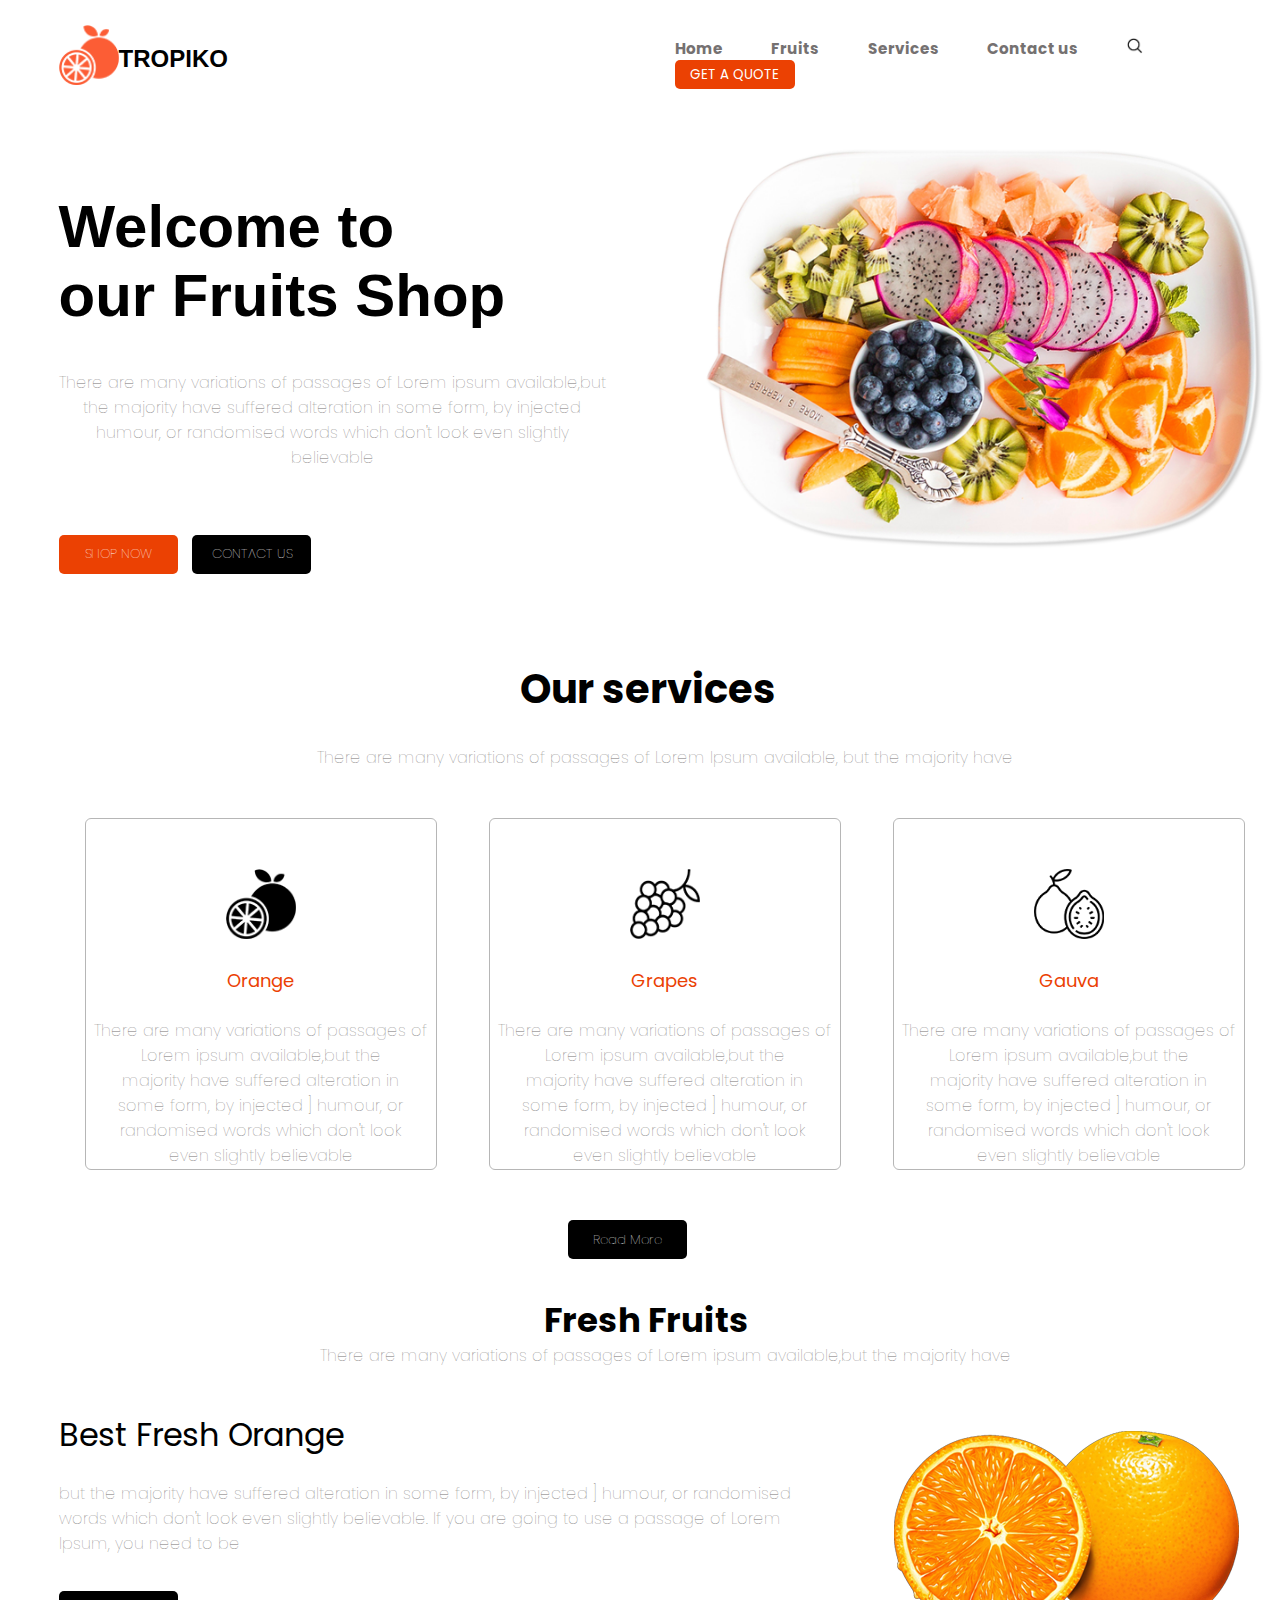
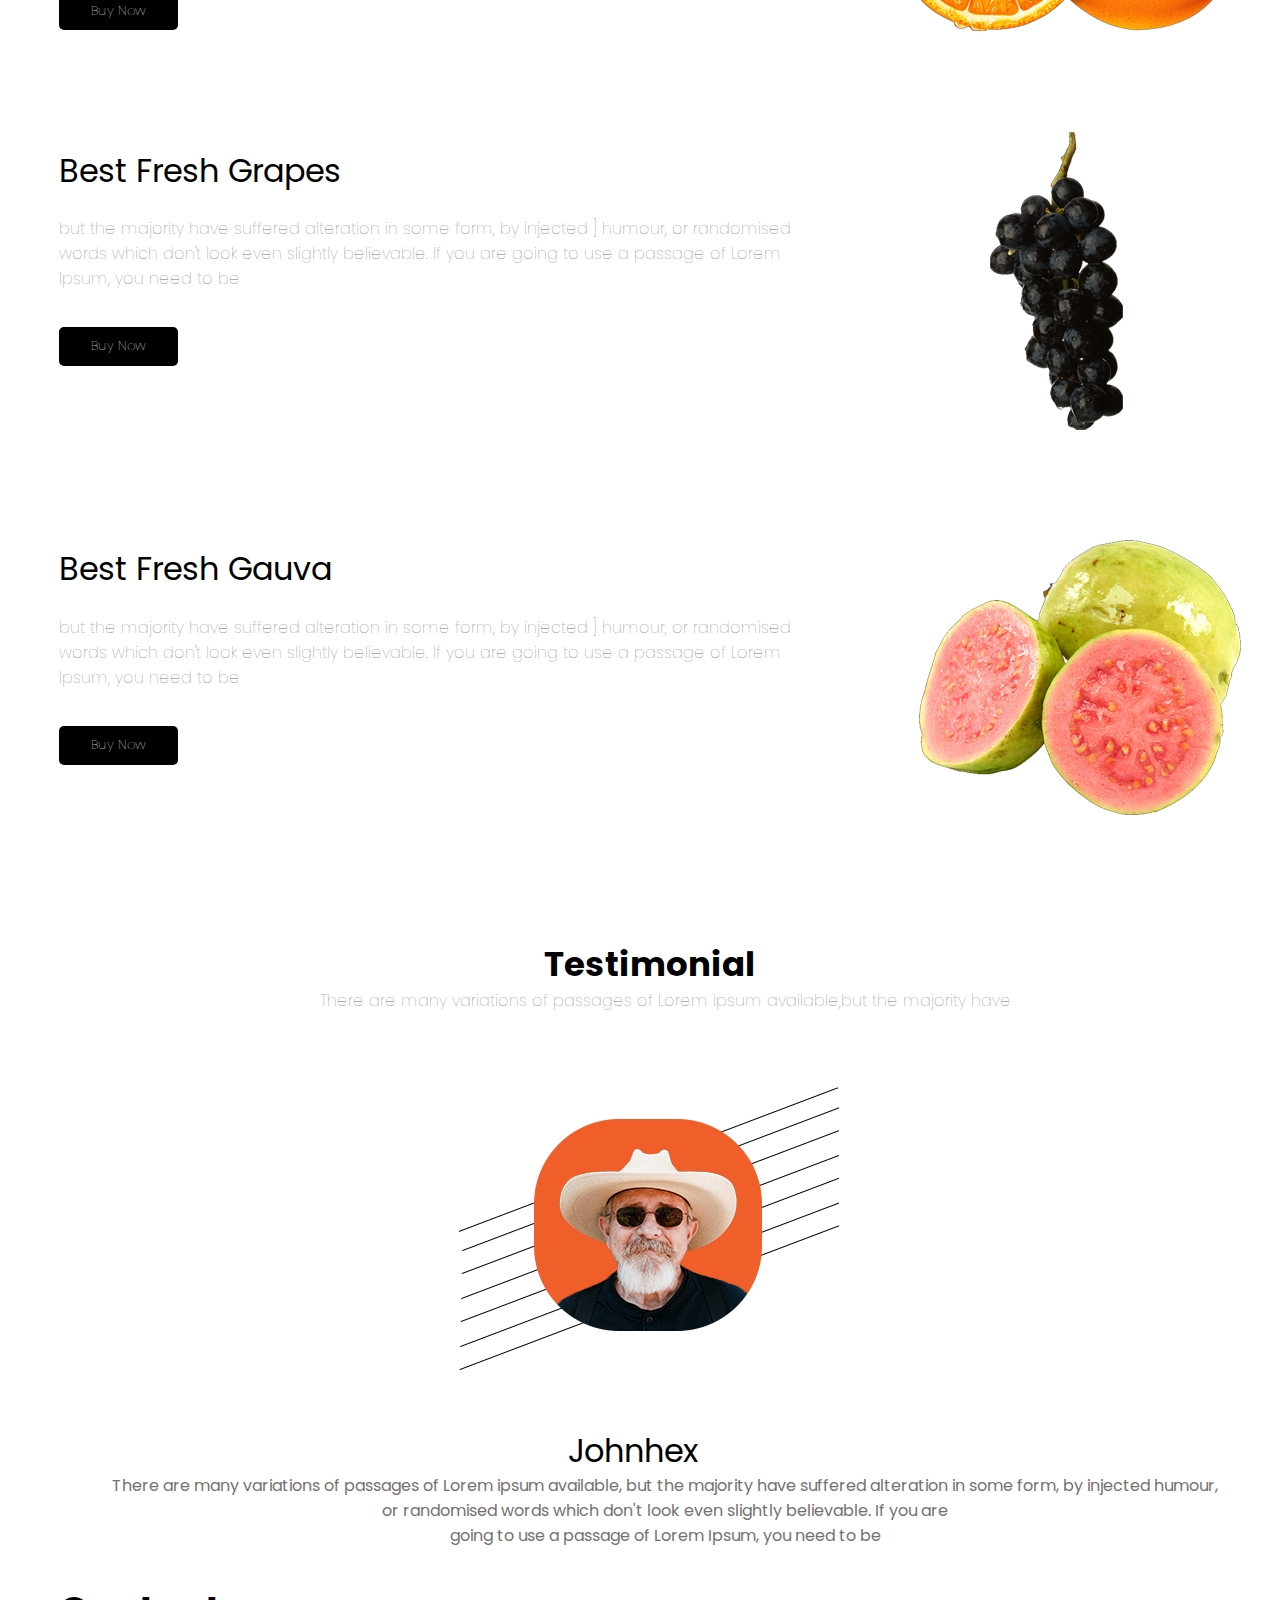
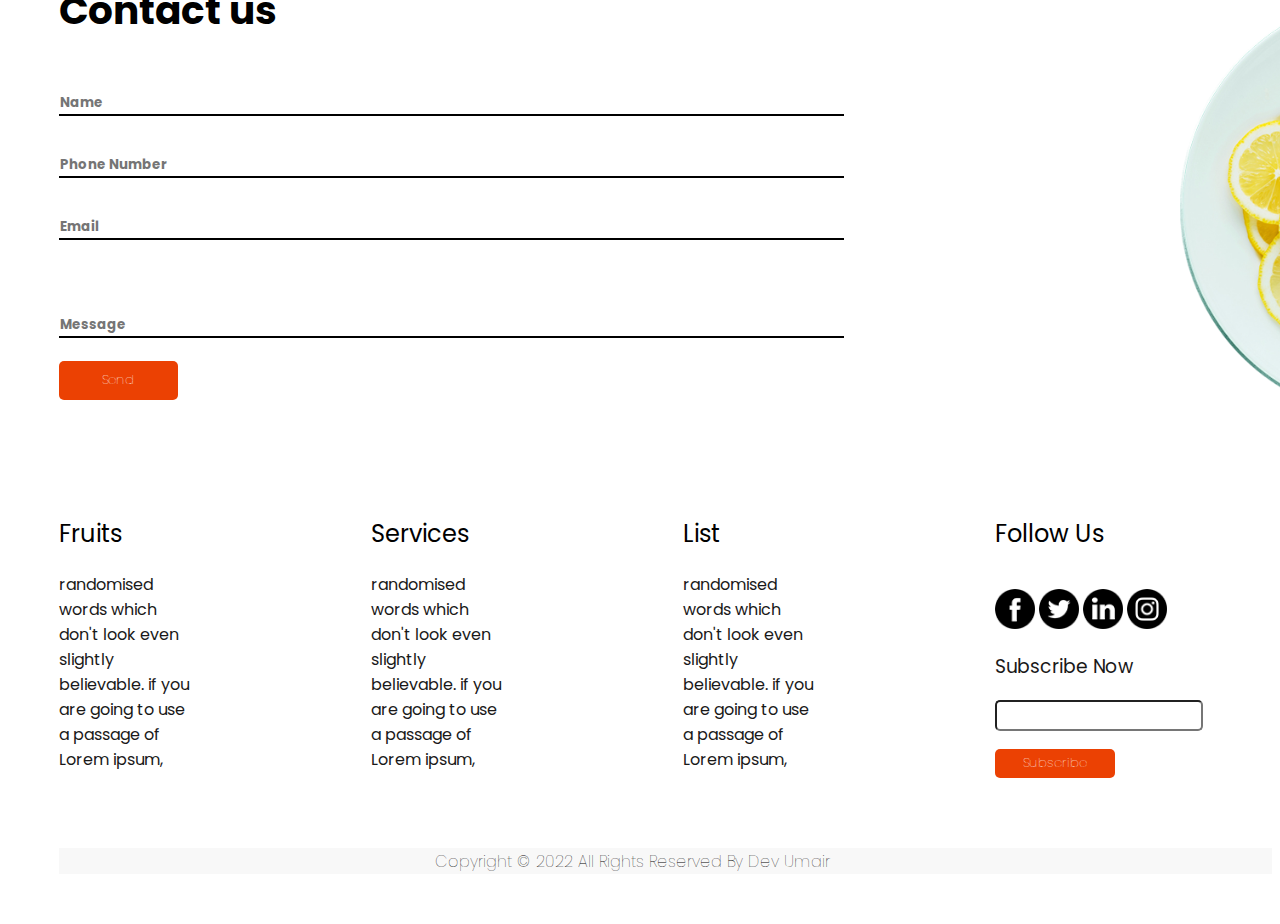
<file: Assignment 3/index.html>
<!DOCTYPE html>
<html lang="en">
<head>
    <meta charset="UTF-8">
    <meta http-equiv="X-UA-Compatible" content="IE=edge">
    <meta name="viewport" content="width=device-width, initial-scale=1.0">
    <title>Assignment03</title>
    <link rel="stylesheet" href="style.css">
    <link href='https://fonts.googleapis.com/css?family=Poppins' rel='stylesheet'>
</head>
<body>
    <div  id="ndiv">
       <div id="logo" >
        <img src="logo.png" width="60px" height="60px" >  
        <h2 class="logo" >TROPIKO</h2> 


        <div class="navbar" >
            <a href="index.html">Home</a>
            <a href="#fruits">Fruits</a>
            <a href="#service">Services</a>
            <a href="#contact">Contact us</a>
          <a href="index.html"> <img style="width: 17px; height: 17px; " src="search-icon.png" ></a>
          <a href="index.html"> <Button id="button" >GET A QUOTE</Button> </a>
        </div>
        </div>
        <div style="display: flex; background-color: rgb(255, 255, 255); "  >
            <div>
        <h1 id="h1" >Welcome to <br> our Fruits Shop</h1>
        <h4 class="h4" >There are many variations of passages of Lorem ipsum available,but <br> the majority have suffered alteration
        in some form, by injected <br> humour, or randomised words which don't look even slightly <br> believable</h4>
    <button type="button" id="button2" >SHOP NOW</button>  <button type="button" id="button3" >CONTACT US</button>
    </div>
        <div><img style="padding-left: 18%; padding-top: 10%;" height="400px" src="slide-img.png" alt=""></div>

</div >



<div id="service" >

<h1 id="h11" >Our services</h1>
<h4 style="text-align: center;" class="h4" >There are many variations of passages of Lorem Ipsum available, but the majority have</h4>
<div style="display: flex; " >
<div  class="sdiv" ><img src="card-item-1.png " width="70px" 
   height="70px"  style="padding-top: 50px;" > 
   <h4 class="h4"  style="color: rgb(235, 65, 3); font-size: large; " > <b> Orange</b> </h4>
    
<h4 class="h4" > There are many variations of passages of Lorem ipsum available,but the <br> majority have suffered alteration
    in <br> some form, by injected ] humour, or randomised words which don't look <br> even slightly believable </h4></div>



    <div  class="sdiv" ><img src="card-item-2.png " width="70px" 
        height="70px"  style="padding-top: 50px;" > 
        <h4 class="h4"  style="color: rgb(235, 65, 3); font-size: large; " > <b> Grapes</b> </h4>
     <h4 class="h4" > There are many variations of passages of Lorem ipsum available,but the <br> majority have suffered alteration
         in <br> some form, by injected ] humour, or randomised words which don't look <br> even slightly believable </h4></div>


         <div  class="sdiv" ><img src="card-item-3.png " width="70px" 
            height="70px"  style="padding-top: 50px;" > 
            <h4 class="h4"  style="color: rgb(235, 65, 3); font-size: large; " > <b> Gauva</b> </h4>
             
         <h4 class="h4" > There are many variations of passages of Lorem ipsum available,but the <br> majority have suffered alteration
             in <br> some form, by injected ] humour, or randomised words which don't look <br> even slightly believable </h4></div>

</div>

<button id="button4" > Read More   </button>

</div>


<div id="fruits" >
    <h1 class="h12" >Fresh Fruits</h1>
    <h4 class="h4" >There are many variations of passages of Lorem ipsum available,but the majority have</h4>

    <div style="display: flex;" >
<div><h1 class="h13" >Best Fresh Orange</h1>
<h4 class="h44" >but the  majority have suffered alteration
    in  some form, by injected ] humour, or randomised <br> words which don't look  even slightly believable. If you 
    are going to use a passage of Lorem <br> Ipsum, you need to be
</h4>
<button class="button5" >Buy Now</button>
</div>
<div><img src="orange.png" style="margin-left:30% ; margin-top: 12%;"></div>
    </div>
    <br> <br> <br> <br> <br>
    <div style="display: flex;" >
        <div><h1 class="h13" >Best Fresh Grapes</h1>
        <h4 class="h44" >but the  majority have suffered alteration
            in  some form, by injected ] humour, or randomised <br> words which don't look  even slightly believable. If you 
            are going to use a passage of Lorem <br> Ipsum, you need to be
        </h4>
        <button class="button5" >Buy Now</button>
        </div>
        <div><img src="grapes.png" style="margin-left:150% ; margin-top: 5%;"></div>
</div>
<br> <br> <br> <br> <br>
<div style="display: flex;" >
    <div><h1 class="h13" >Best Fresh Gauva</h1>
    <h4 class="h44" >but the  majority have suffered alteration
        in  some form, by injected ] humour, or randomised <br> words which don't look  even slightly believable. If you 
        are going to use a passage of Lorem <br> Ipsum, you need to be
    </h4>
    <button class="button5" >Buy Now</button>
    </div>
    <div><img src="gauva.png" style="margin-left:40% ; margin-top: 5%;"></div>
    </div>

    <h1 class="h12" style="padding-top: 7%;" >Testimonial</h1>
    <h4 class="h4" >There are many variations of passages of Lorem ipsum available,but the majority have</h4>

<img src="client.png" style="padding-left: 33%; padding-top: 3%; " >

<h1 id="h15" >Johnhex</h1>
<h4 id="h45" > There are many variations of passages of Lorem ipsum available, but the  majority have suffered alteration
    in  some form, by injected humour, <br> or randomised words which don't look  even slightly believable. If you 
    are <br> going to use a passage of Lorem Ipsum, you need to be </h4>
<div style="display: flex;" >
<div id="contact" >
<h1 id="h16" >Contact us</h1>
<br>
<br>
<br>

<input class="name" type="text"  placeholder="Name" maxlength="12" minlength="3" >    <br> <br> <br> 
<input  class="name" type="number" name="phone number"  placeholder="Phone Number" > <br> <br> <br>
<input class="name" type="email" name="email" placeholder="Email"  maxlength="15" minlength="" >
<br> <br> <br> <br> <br>  
<input class="name" type="text" placeholder="Message" > <br>
    <button id="button2" >Send</button>
</div>


<div><img src="orange-dish.png" style="margin-left: 326%; height: 80%; padding-top: 10%; "></div>
</div>
<div style="display: flex;" >
<div style="padding-right:15% ;" >
<h2 style=" font-weight: normal;   font-family: 'poppins';" > Fruits </h2>
<h4 style=" font-weight: normal; font-family: 'poppins'; color: rgb(26, 25, 25); " >randomised  <br> words which  <br> don't look even <br> slightly <br> believable. if you <br>are going to use 
<br> a passage of <br> Lorem ipsum,</h4>
</div>

<div  style="padding-right:15% ;" >
    <h2 style=" font-weight: normal; font-family: 'poppins';" > Services </h2>
    <h4 style=" font-weight: normal; font-family: 'poppins'; color: rgb(26, 25, 25); " >randomised  <br> words which  <br> don't look even <br> slightly <br> believable. if you <br>are going to use 
    <br> a passage of <br> Lorem ipsum,</h4>
    </div>
    <div  style="padding-right:15% ;" >
        <h2 style=" font-weight: normal; font-family: 'poppins';" > List </h2>
        <h4 style=" font-weight: normal; font-family: 'poppins'; color: rgb(26, 25, 25); " >randomised  <br> words which  <br> don't look even <br> slightly <br> believable. if you <br>are going to use 
        <br> a passage of <br> Lorem ipsum,</h4>
        </div> 

      <div>
        <h2 style=" font-weight: normal; font-family: 'poppins';"  >Follow Us</h2> <br>
        <img src="fb.png" width="40px" >
        <img src="twitter.png" width="40px" >
     <img src="linkedin.png"  width="40px">
     <img src="instagram.png" width="40px" >
     <h3 style="color: rgb(26, 25, 25);font-weight: normal; font-family: 'poppins';"  >Subscribe Now</h3>
     <input style="border-radius: 5px; width: 200px; height: 25px; " type="text" name="" id=""> <br> <br>
     <button id="button5" >Subscribe</button>
      </div>


    </div>
</div> <br> <br> <br>
<div style="background-color: rgb(248, 248, 248); font-weight: lighter;  height: 24 px; padding-left: 31%; padding-top: 1px; font-family: 'poppins'; " >
     Copyright &copy; 2022 All Rights Reserved By Dev Umair </div>
    
    



</body>
</html>
</file>
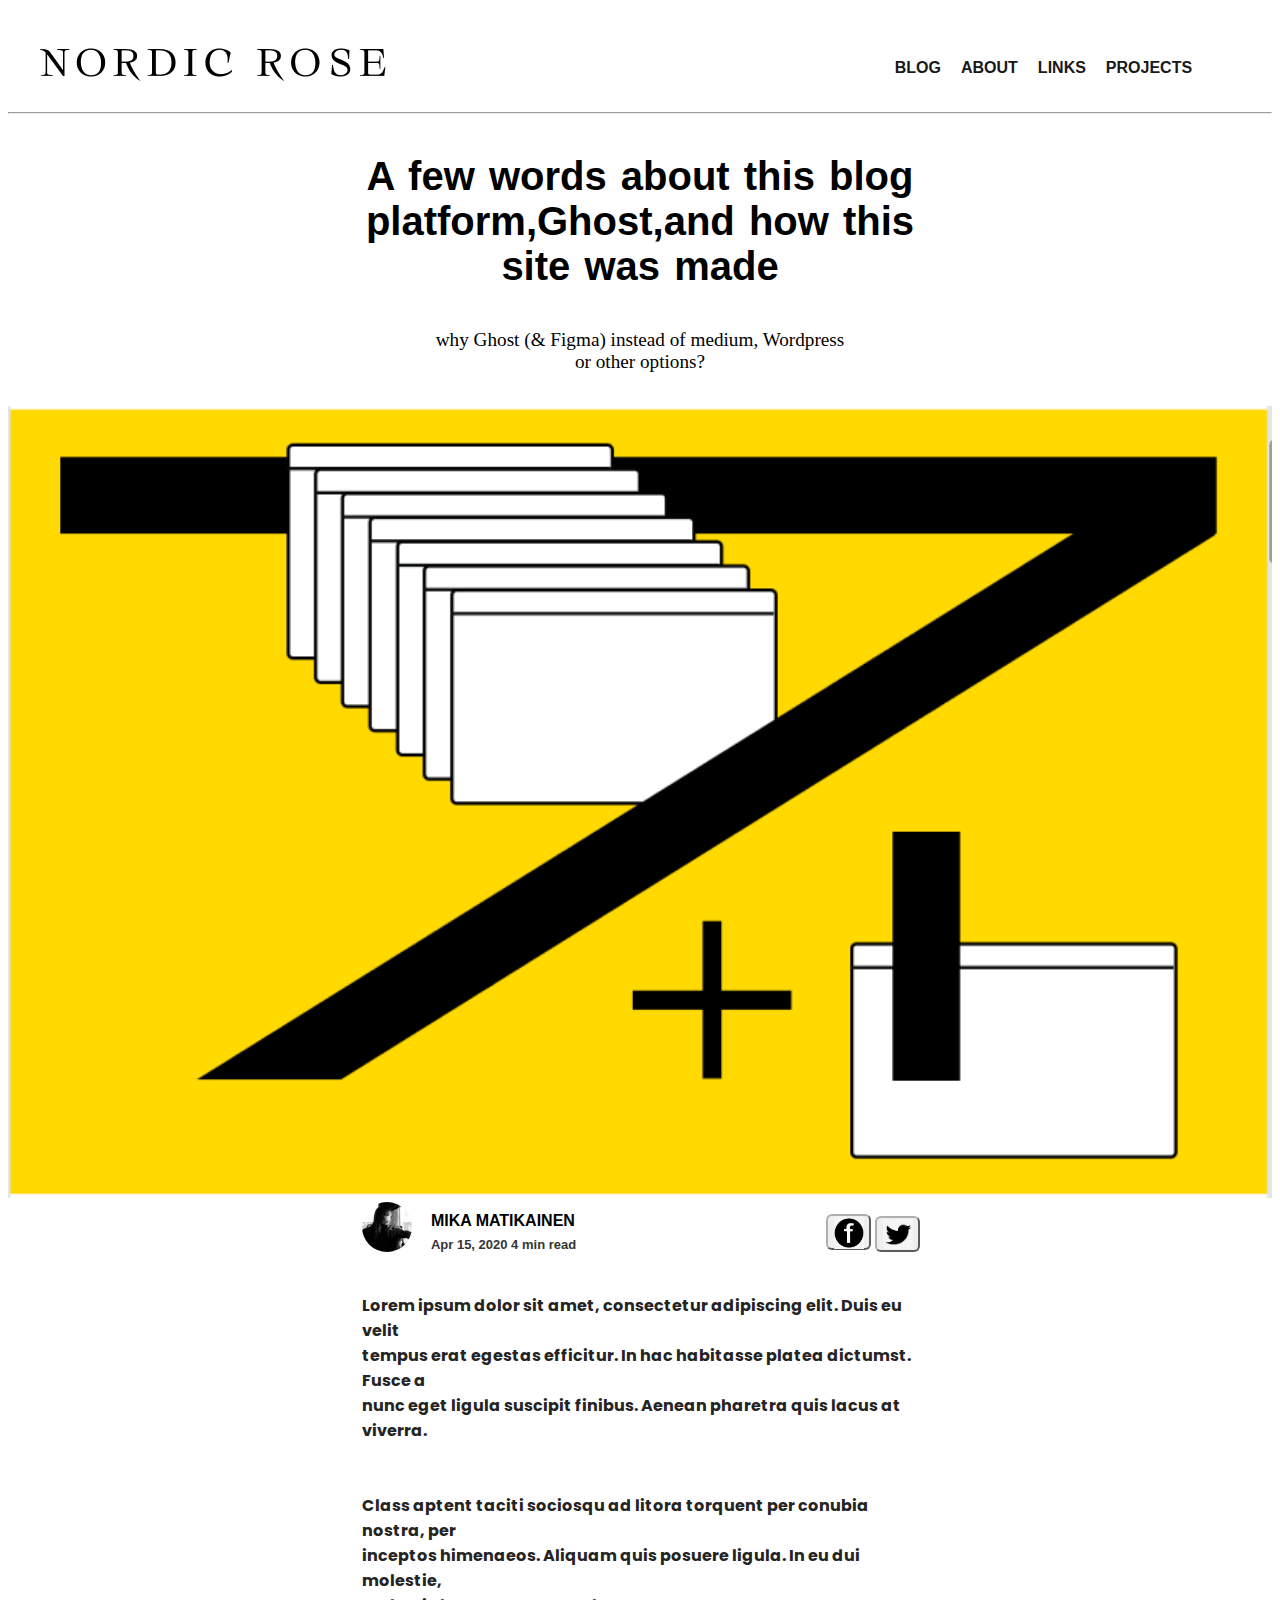
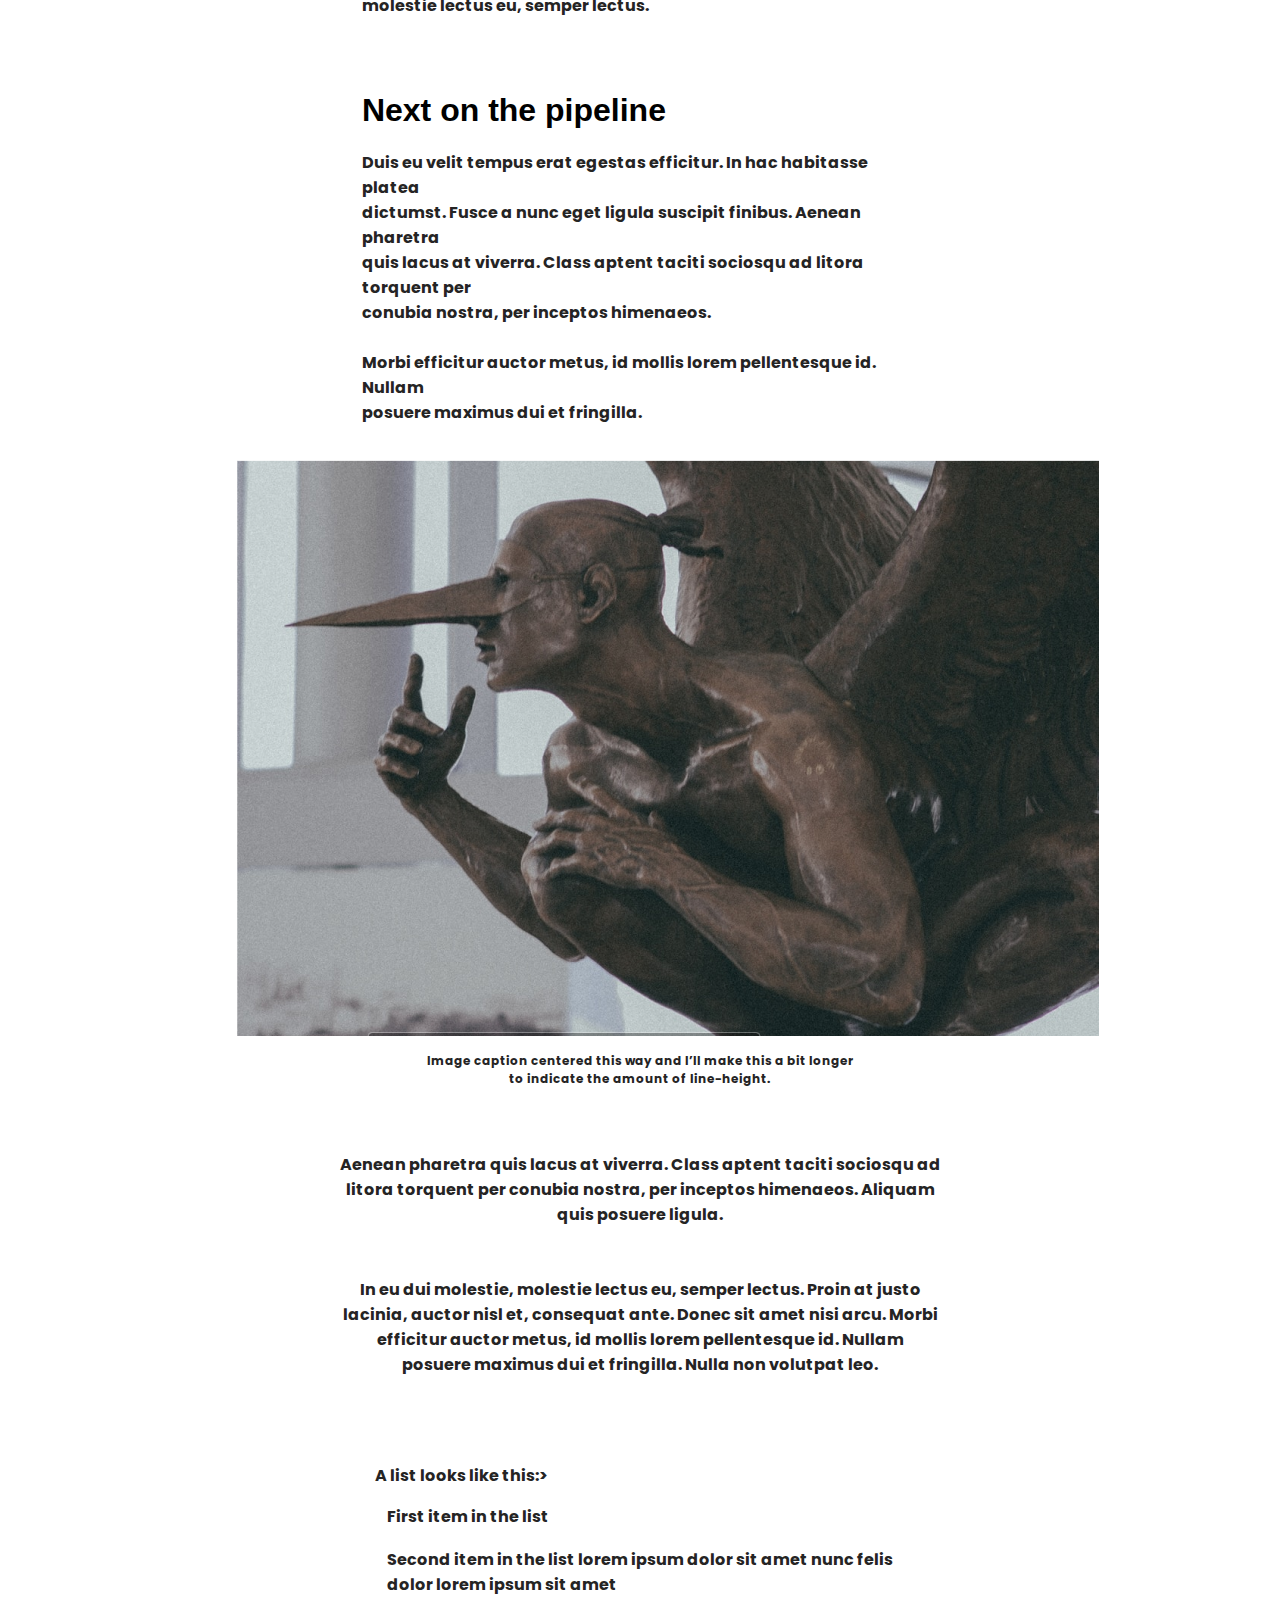
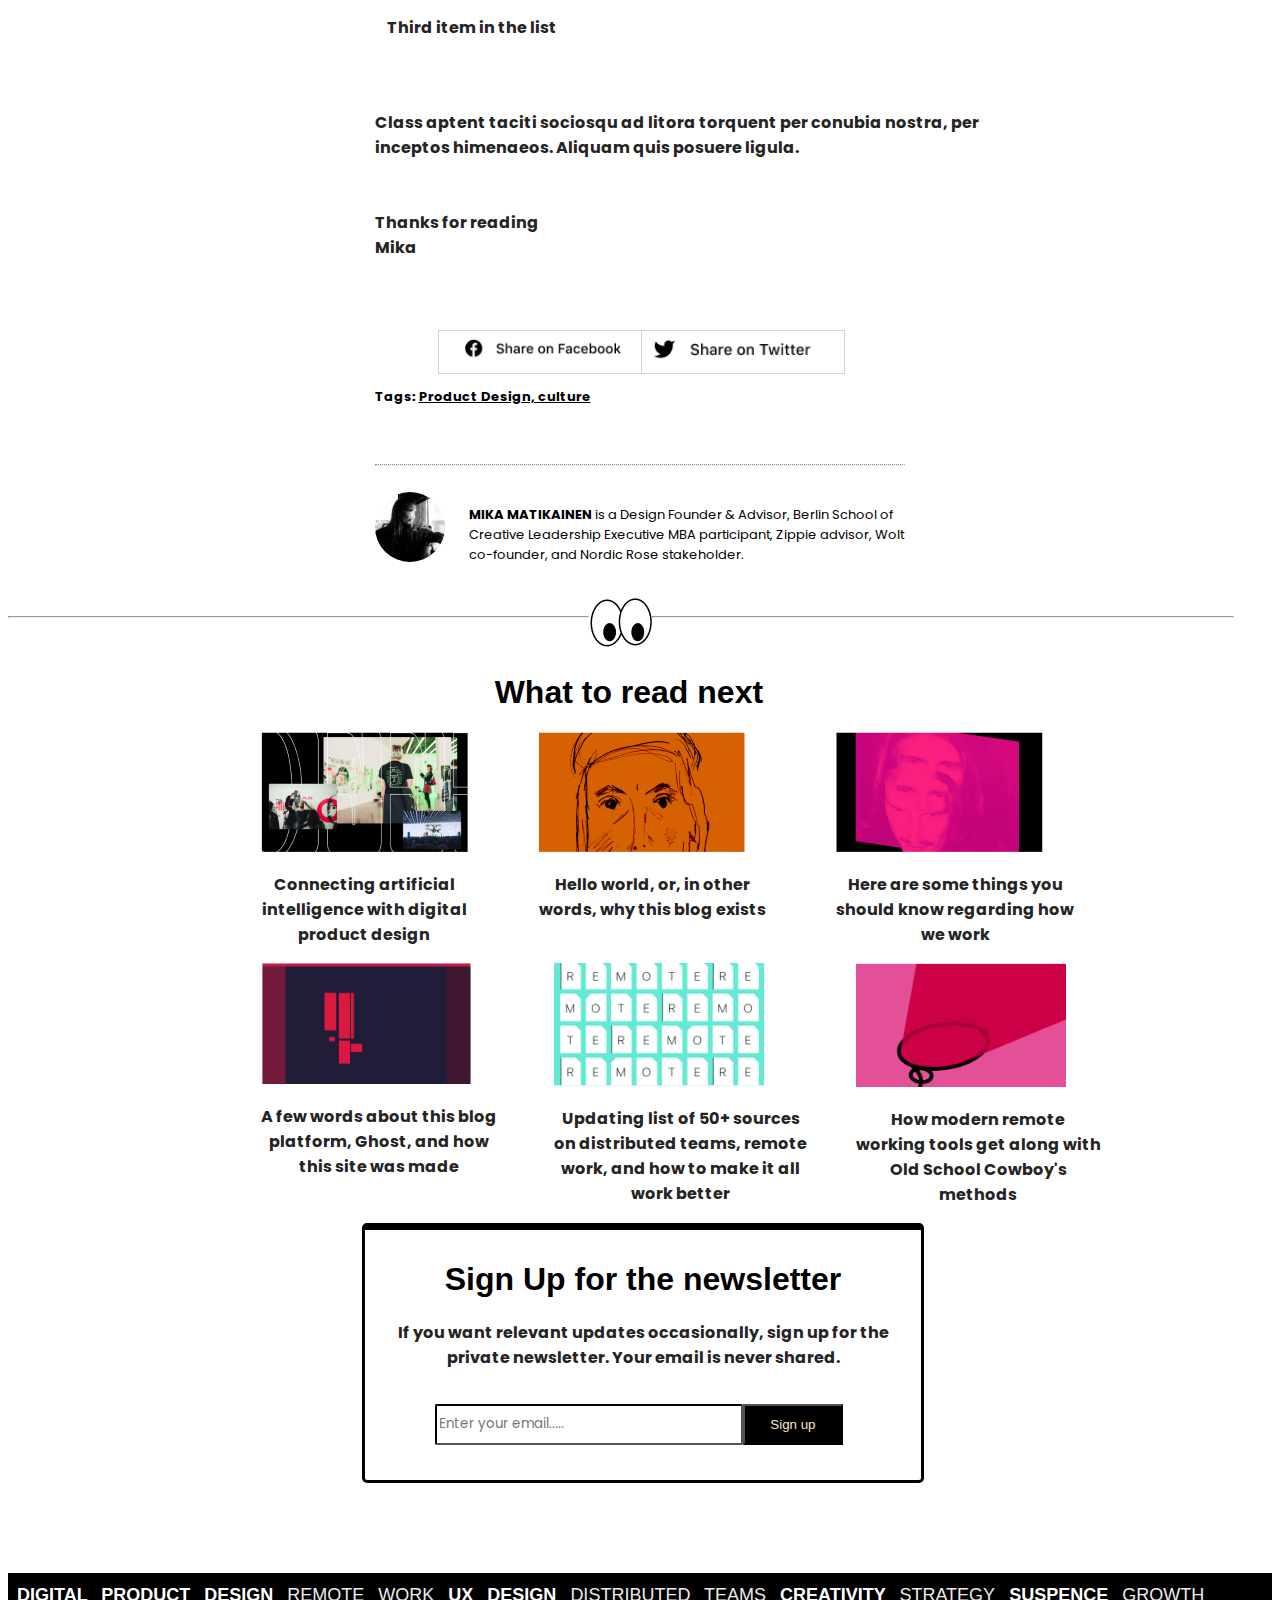
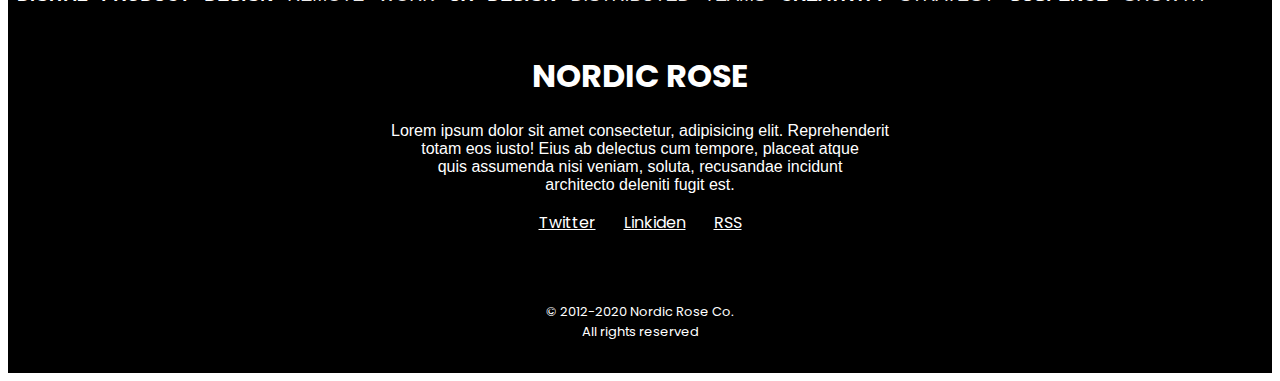
<file: Assignment#4/index.html>
<!DOCTYPE html>
<html lang="en">
<head>
    <meta charset="UTF-8">
    <meta http-equiv="X-UA-Compatible" content="IE=edge">
    <meta name="viewport" content="width=device-width, initial-scale=1.0">
    <title>Hassan Raza</title>
    <link rel="stylesheet" href="style.css">
    <link href='https://fonts.googleapis.com/css?family=Poppins' rel='stylesheet'>

</head>
<body>
                    <!-- navbar -->
    <div id="main1">
    <div>
    <img style="padding-left: 2%; padding-top: 1%; " src="Screenshot.png" > </div>
    <div  class="navbar">
    <a class="active" href="">BLOG</a>
    <a href="">ABOUT</a>
    <a href="">LINKS</a>
    <a href="">PROJECTS</a>
    </div>
    </div>
                         <!-- paragraph     -->
<hr id="hr" >
<p id="p" >A few words about this blog <br> platform,Ghost,and how this <br> site was made</p>
<h5 id="h5" >why Ghost (& Figma) instead of medium, Wordpress <br> or other options?</h5>
<img src="img.png" width="100%"  height="40%">
<div style="display: flex; margin-left: 28%; border-color: solid black; " >

<div><img id="img" src="immmg.jpg" > </div>
<div><h4  id="h4"  >MIKA MATIKAINEN <br>  <b style="  color: rgb(53, 53, 53); font-size: small; " >Apr 15, 2020  4 min read</b>  </h4></div>
<div class="btn" > <button class="facebook" > <a href="www.facebook.com"><img width="30px" src="fav.png" ></a></button>
    <button class="facebook" > <a href="www.twitter.com"><img width="30px" src="ttt.png" alt=""></a> </button>
</div>
</div>

<div  style="margin-left: 28%; margin-right: 28%; " >
     <p class="p" > Lorem ipsum dolor sit amet, consectetur adipiscing elit. Duis eu velit <br> tempus erat egestas efficitur. In hac habitasse platea dictumst. Fusce a <br> nunc eget ligula suscipit finibus. Aenean pharetra quis lacus at viverra. <br> <br>
    <br>

    Class aptent taciti sociosqu ad litora torquent per conubia nostra, per <br> inceptos himenaeos. Aliquam quis posuere ligula. In eu dui molestie, <br> molestie lectus eu, semper lectus. </p>
<br><br>
    <h1 style="font-family: Arial, Helvetica, sans-serif; padding-left: 0px; " >Next on the pipeline</h1>
<p  class="p" >Duis eu velit tempus erat egestas efficitur. In hac habitasse platea <br> dictumst. Fusce a nunc eget ligula suscipit finibus. Aenean pharetra <br> quis lacus at viverra. Class aptent taciti sociosqu ad litora torquent per <br> conubia nostra, per inceptos himenaeos. 
<br> <br> 
    Morbi efficitur auctor metus, id mollis lorem pellentesque id. Nullam <br> posuere maximus dui et fringilla. </p>

</div>
<br>
<img style="padding-left: 18%;" src="wampire.png" >
<p style="text-align: center; font-size: 12px; "  class="p" >Image caption centered this way and I’ll make this a bit longer <br> to indicate the amount of line-height.</p> <br> <br>
<p  style="text-align: center;" class="p">Aenean pharetra quis lacus at viverra. Class aptent taciti sociosqu ad <br> litora torquent per conubia nostra, per inceptos himenaeos. Aliquam <br> quis posuere ligula. <br> <br> <br>

    In eu dui molestie, molestie lectus eu, semper lectus. Proin at justo <br> lacinia, auctor nisl et, consequat ante. Donec sit amet nisi arcu. Morbi <br> efficitur auctor metus, id mollis lorem pellentesque id. Nullam <br> posuere maximus dui et fringilla. Nulla non volutpat leo.
</p>
<br> <br> <br> 

<p style="padding-left: 29%;" class="p" >
    A list looks like this:></p>


    <li class="p" style="padding-left: 30%;" >First item in the list</li> <br>
<li  class="p" style="padding-left: 30%;"> 
    Second item in the list lorem ipsum dolor sit amet nunc felis <br> dolor lorem ipsum sit amet
    </li> <br>
    <li   class="p" style="padding-left: 30%;">Third item in the list</li>


</ul> <br> <br> <br>
<p style="padding-left: 29%;" class="p" >Class aptent taciti sociosqu ad litora torquent per conubia nostra, per <br> inceptos himenaeos. Aliquam quis posuere ligula.
<br> <br> <br>
Thanks for reading <br>Mika
</p>
<br> <br> <br>

<div class="taab" >
<table style="border-collapse: collapse; " >
<tr>
    <th > <img src="fac.png"  width="200px" alt=""></th>
    <th > <img src="twt.png"  width="200px" alt=""></th>
</tr>

</table>
</div>
<p id="span">Tags: <span>Product Design, culture</span></p>
<br> <br>
<hr style="margin-left: 29%; margin-right: 29%; border-top: dotted 1px; " >
<br>
<div style="display: flex; padding-left: 29%; " >
    <div>
<img style="border-radius: 40px;" src="immmg.jpg"  width="70px"  ></div>
<div style="padding-left: 24px; " > 
    <p style="font-family: 'poppins'; font-size: small; " ><B style="font-weight: bold;" >MIKA MATIKAINEN</B> is a Design Founder & Advisor, Berlin School of <br>
         Creative Leadership Executive MBA participant, Zippie advisor, Wolt <br> co-founder, and Nordic Rose stakeholder.  </p> </div> </div>
   <br> 
   
  <div style="display: flex;" >
    <div style="width: 46%; padding-top: 1%; " > <hr> </div>
    <div  > <img src="eyes.png" alt=""> </div>
    <div style="width: 46%; padding-top: 1%; " ><hr></div>

</div>

<h1  style="font-family: Arial, Helvetica, sans-serif;padding-left: 38.5%;" >What to read next</h1>
   
   <div style="display: flex; margin-left: 20%; " >
<div>  <img src="pic1.png" alt=""> <p class="p" style="text-align: center;" >Connecting artificial <br> intelligence with digital <br>
     product design</p> </div>

     <div style="padding-left: 7%;" >  <img src="pic2.png" alt=""> <p class="p" style="text-align: center;" >
        Hello world, or, in other <br> words, why this blog exists
    </p> </div>

        <div style="padding-left: 7%;"  >  <img src="pic3.png" alt=""> <p class="p" style="text-align: center;" >
            Here are some things you <br> should know regarding how <br> we work 
        
        </p> </div>
   </div>


   <div style="display: flex; margin-left: 20%; " >
    <div>  <img src="pic4.png" width="210px" > <p class="p" style="text-align: center;" >
        A few words about this blog <br> platform, Ghost, and how <br> this site was made
    
    </p> </div>
    
         <div style="padding-left: 5.7%;" >  <img src="pic5.png" width="210px" > <p class="p" style="text-align: center;" >
            Updating list of 50+ sources <br> on distributed teams, remote <br> work, and how to make it all <br> work better
        </p> </div>
    
            <div style="padding-left: 4.8%;"  >  <img src="pic6.png" width="210px" > <p class="p" style="text-align: center;" >
                How modern remote <br> working tools get along with <br> Old School Cowboy's <br> methods
            
            </p> </div>
       </div>
           

       <div id="sign" >
<div id="up" >  
    <h1 style="padding-top: 10px; text-align: center; font-family: Arial, Helvetica, sans-serif; " >Sign Up for the newsletter</h1>
   
    <p class="p" style="font-size: medium; text-align: center; " >If you want relevant updates occasionally, sign up for the <br> private newsletter. Your email is never shared. </p>
   
    <br>
    <div style="display: flex;" > 
   <div> <input id="email" type="email" placeholder="Enter your email....."  > </div>
    
    
   <div id="btnh" > 
    <button id="bbtn" >Sign up</button> </div>
    </div>
</div>


       </div>


<div id="footer" >
<p id="foot" >DIGITAL PRODUCT DESIGN <span style=" font-weight:100; color: rgb(236, 234, 234);" >REMOTE WORK</span>
UX DESIGN <span style=" font-weight:100; color: rgb(236, 234, 234);" >DISTRIBUTED TEAMS</span> CREATIVITY
<span style=" font-weight:100; color: rgb(236, 234, 234);" >STRATEGY</span> SUSPENCE
<span style=" font-weight:100; color: rgb(236, 234, 234);" >GROWTH</span> </p>
<h1 style="text-align: center; color: white; padding-top: 25px; font-family: 'poppins'; " >NORDIC ROSE</h1>

<p style="color: white; text-align: center; font-family: Arial, Helvetica, sans-serif;  " >
Lorem ipsum dolor sit amet consectetur, adipisicing elit. Reprehenderit <br>
 totam eos iusto! Eius ab delectus cum tempore, placeat atque <br>
  quis assumenda nisi veniam, soluta, recusandae incidunt <br> architecto deleniti fugit est.
</p>
<div id="nav2" >
<a href="">Twitter</a>
<a href="">Linkiden</a>
<a href="">RSS</a>

</div>
<br> <br> <br>
<p  id="copy" >&copy; 2012-2020 Nordic Rose Co. <br>
All rights reserved</p>
</div>












       
</body>
</html>
</file>
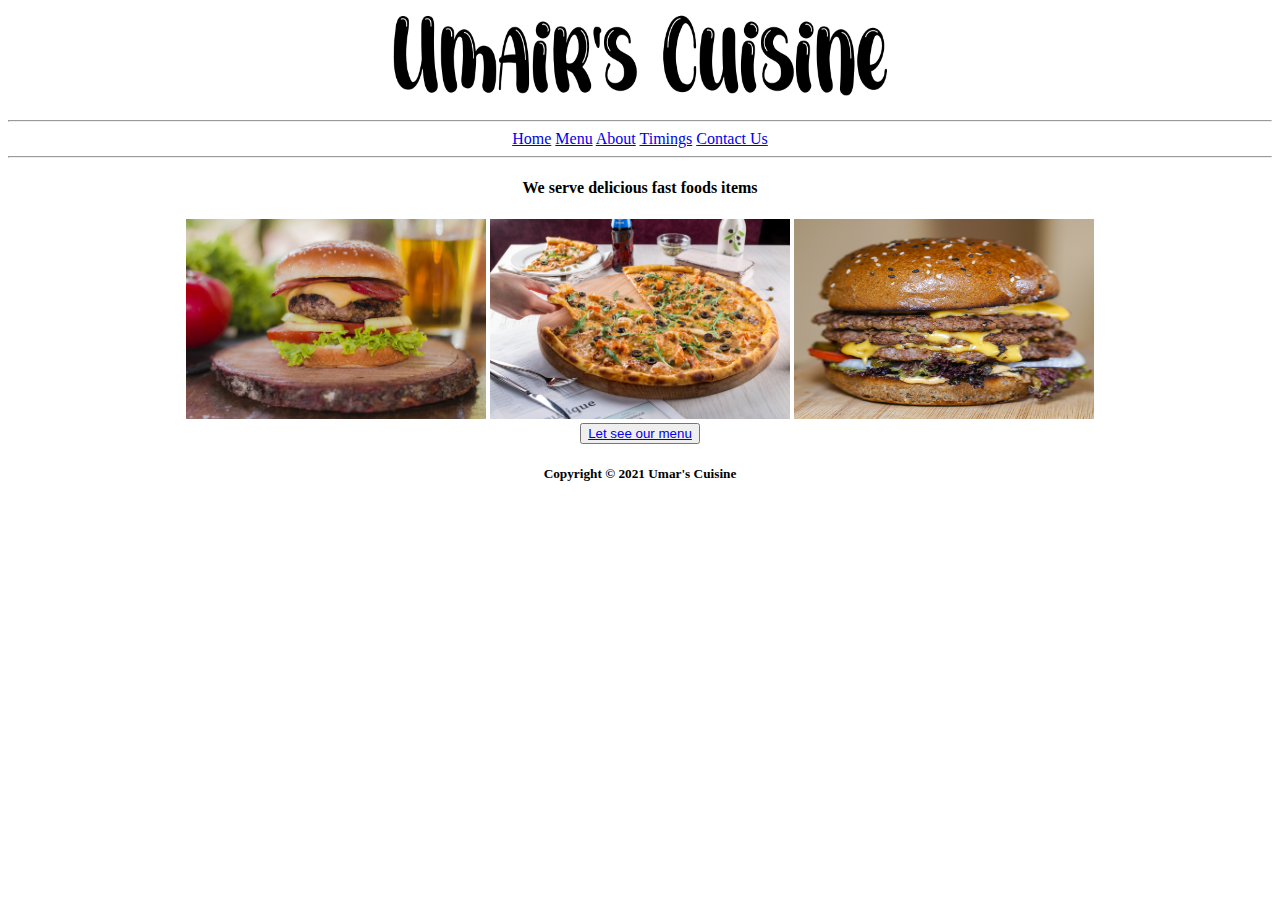
<file: Assignment2/index.html>
<!DOCTYPE html>
<html lang="en">
<head>
    <meta charset="UTF-8">
    <meta http-equiv="X-UA-Compatible" content="IE=edge">
    <meta name="viewport" content="width=device-width, initial-scale=1.0">
    <title>Home</title>
</head>
<body>
    <center>
<img src="Heading.png" height="100" width="500" >
<hr>

<a href="index.html">Home</a>
<a href="menu.html">Menu</a>
<a href="about.html">About</a>
<a href="timings.html"> Timings</a>
<a href="contact.html"> Contact Us</a>
<hr>
<h4>We serve delicious fast foods items</h4>
<img src="burger.jpg" height="200px" width="300px" >
<img src="pizaa1.jpg" height="200px" width="300px" >
<img src="burger2.jpg" height="200px" width="300px" >
<br>
<button> <a href="menu.html">Let see our menu</a></button>
<h5> Copyright &copy; 2021 Umar's Cuisine</h5>




    </center>
</body>
</html>
</file>
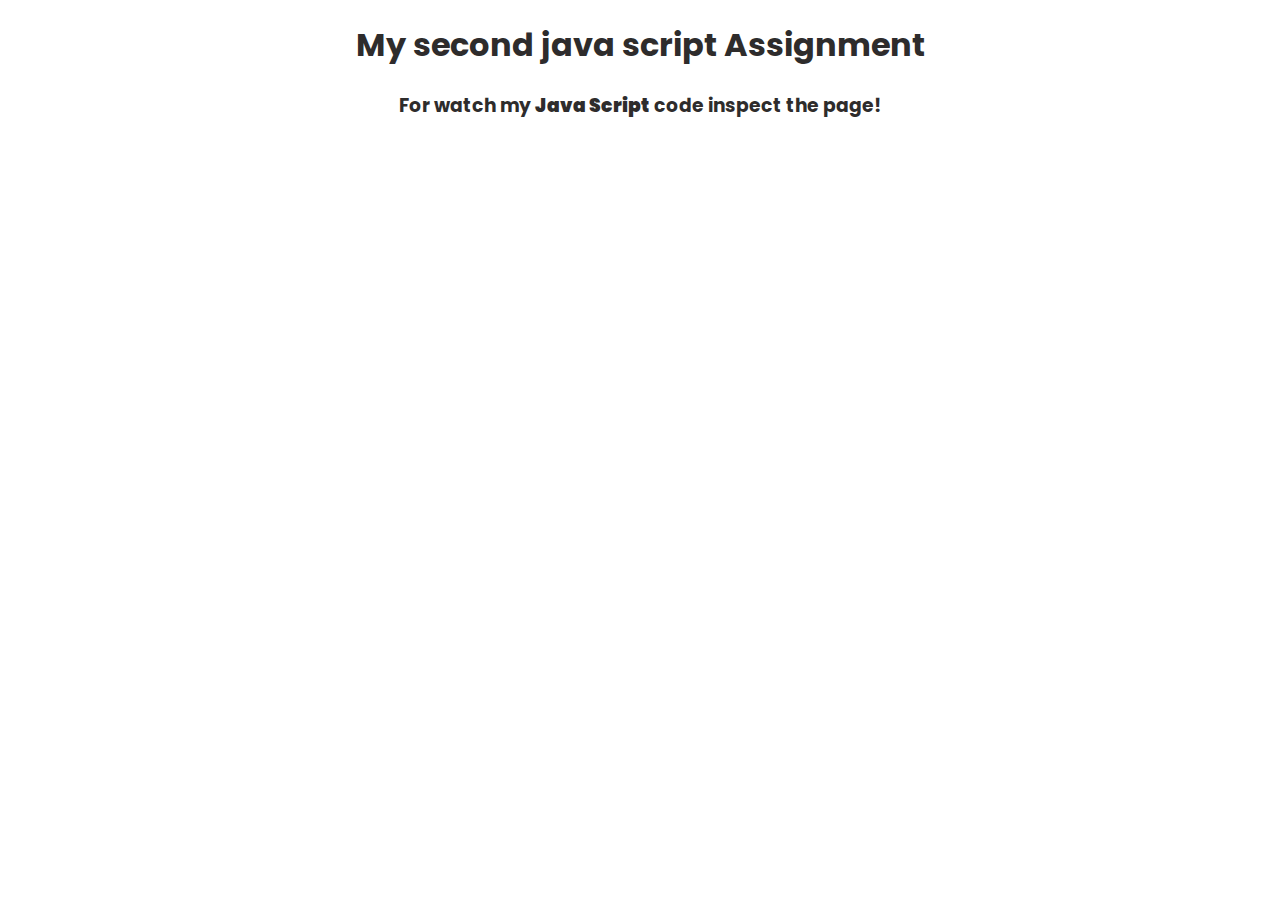
<file: Java Script Assignment #2/index.html>
<!DOCTYPE html>
<html lang="en">
<head>
    <meta charset="UTF-8">
    <meta http-equiv="X-UA-Compatible" content="IE=edge">
    <meta name="viewport" content="width=device-width, initial-scale=1.0">
    <title>Document</title>
    <link rel="stylesheet" href="style.css">
    <link href='https://fonts.googleapis.com/css?family=Poppins' rel='stylesheet'>
</head>
<body>
    <script src="script.js"></script>
    <h1 id="h1" >My second java script Assignment</h1>
    <h3 id="h3" >For watch my <b id="b" >Java Script</b> code inspect the page!</h3>
</body>
</html>
</file>
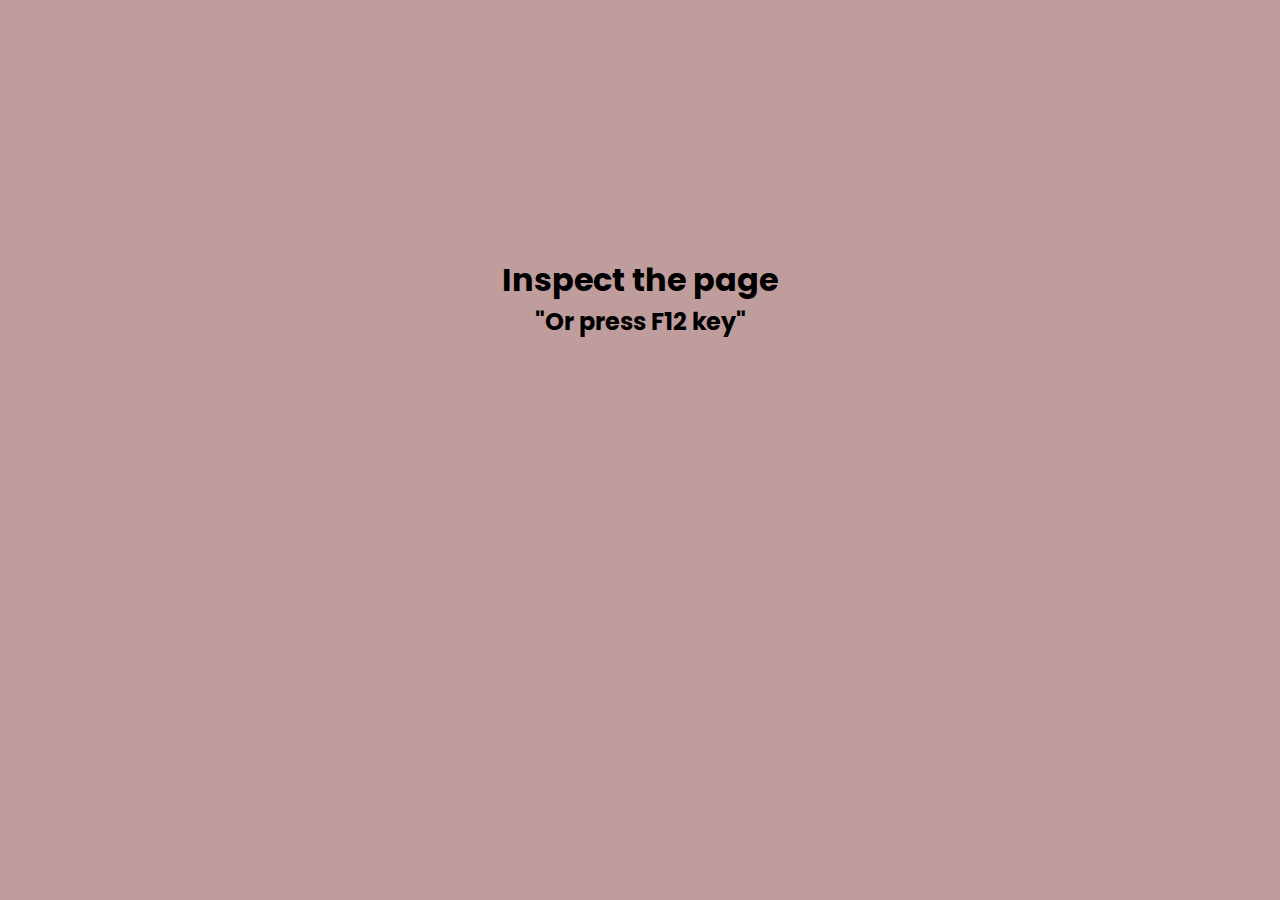
<file: Java script4/index.html>
<!DOCTYPE html>
<html lang="en">

<head>
    <meta charset="UTF-8">
    <meta http-equiv="X-UA-Compatible" content="IE=edge">
    <meta name="viewport" content="width=device-width, initial-scale=1.0">
    <title>Java script</title>
    <link rel="stylesheet" href="style.css">
    <link href='https://fonts.googleapis.com/css?family=Poppins' rel='stylesheet'>

</head>

<body>
    <script src="script.js"></script>
<h1 class="h1" >Inspect the page</h1>
<h2 class="h2" >"Or  press F12 key"</h2>
</body>

</html>
</file>
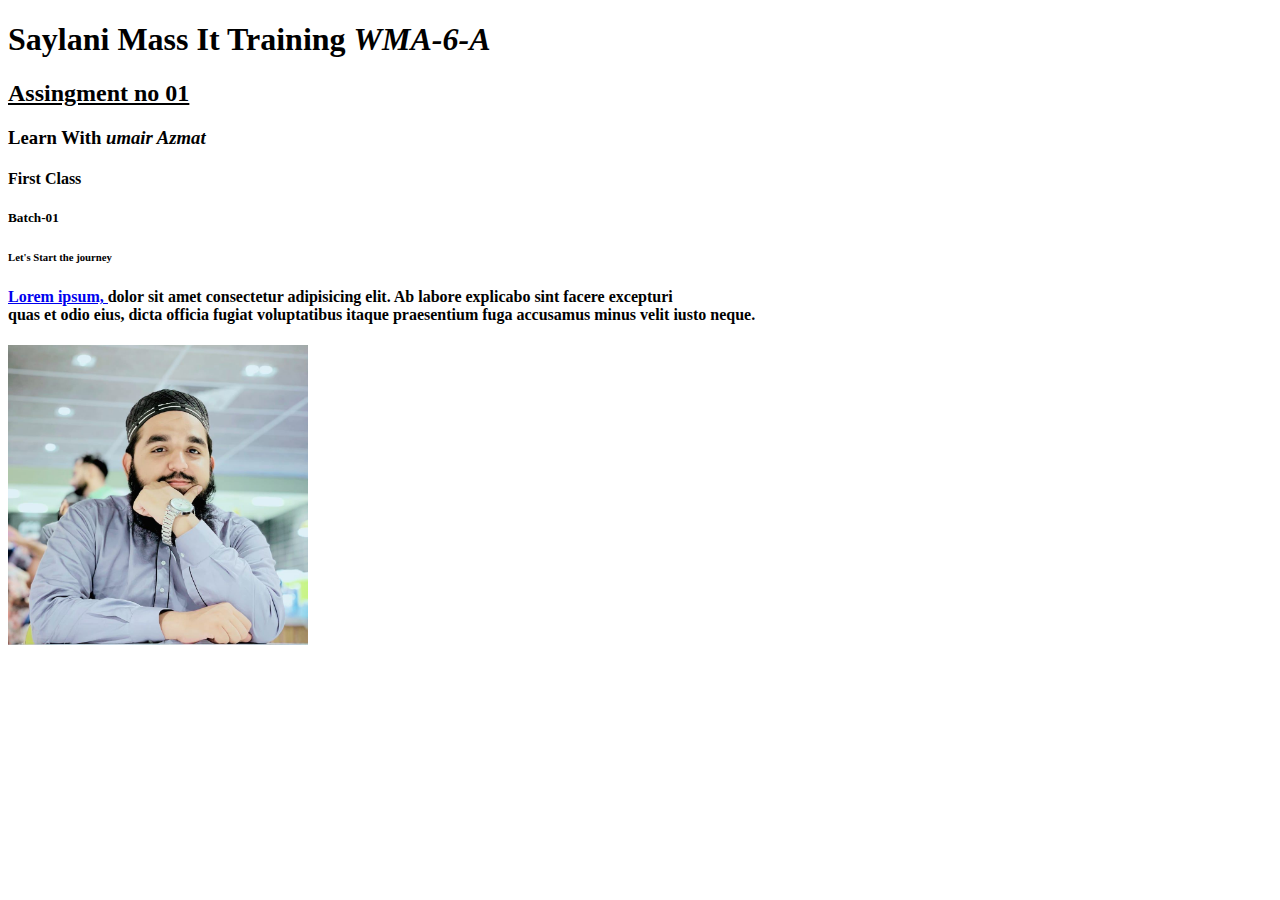
<file: SMIT 01/index.html>
<!DOCTYPE html>
<html lang="en">
<head>
    <meta charset="UTF-8">
    <meta http-equiv="X-UA-Compatible" content="IE=edge">
    <meta name="viewport" content="width=device-width, initial-scale=1.0">
    <title>SMIT 1st Assingment</title>
</head>
<body>
    <h1>Saylani Mass It Training <i>WMA-6-A</i></h1>
    <h2><u>Assingment no 01</u></h2>
    <h3>Learn With <i>umair Azmat</i> </h3>
    <h4>First Class</h4>
    <h5>Batch-01</h5>
    <h6>Let's Start the journey</h6>
   <h4> <p> <u> <a href="www.lorem.com">Lorem ipsum, </a></u> dolor sit amet consectetur adipisicing elit. Ab labore explicabo sint facere excepturi <br>
     quas et odio eius, dicta officia fugiat voluptatibus itaque praesentium fuga accusamus minus velit iusto neque.</p> </h4>

<img src="umairazmat (1).jpg" width="300" height="300" alt="">
    </body>
</html>
</file>
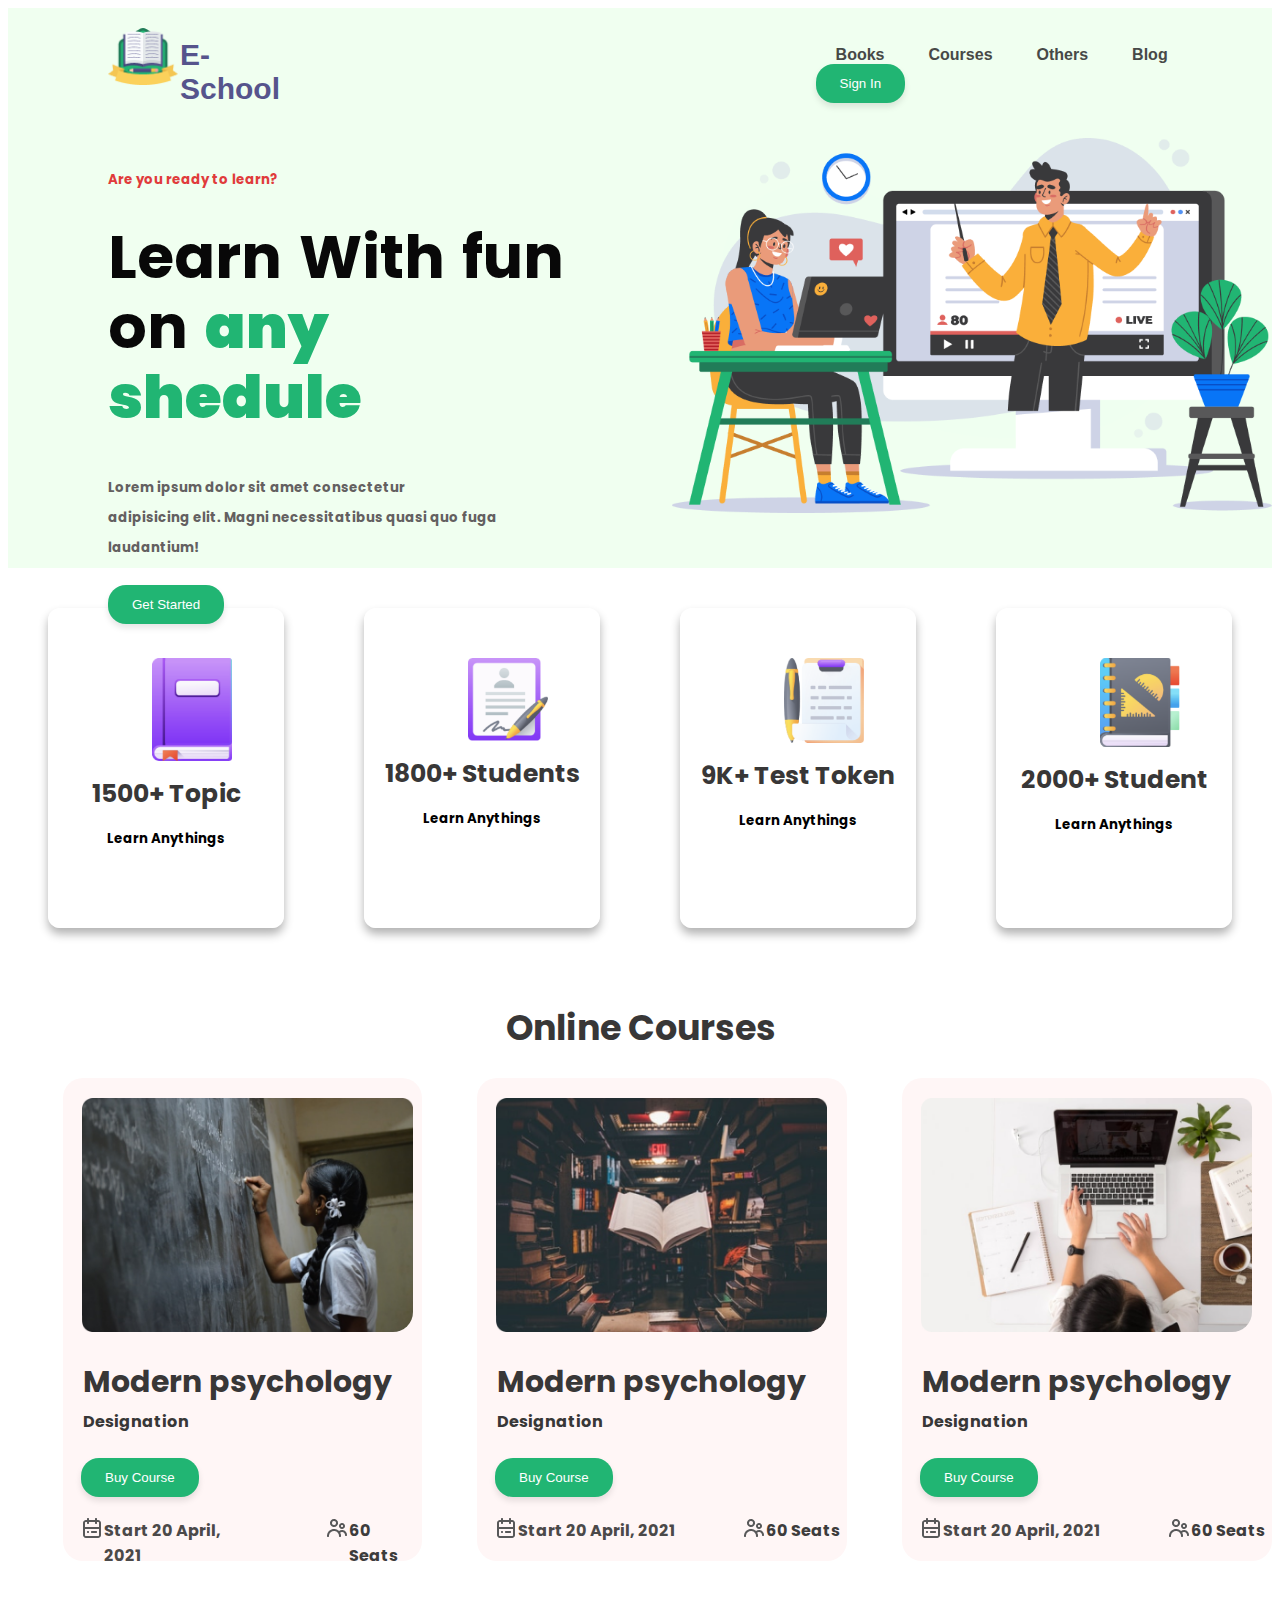
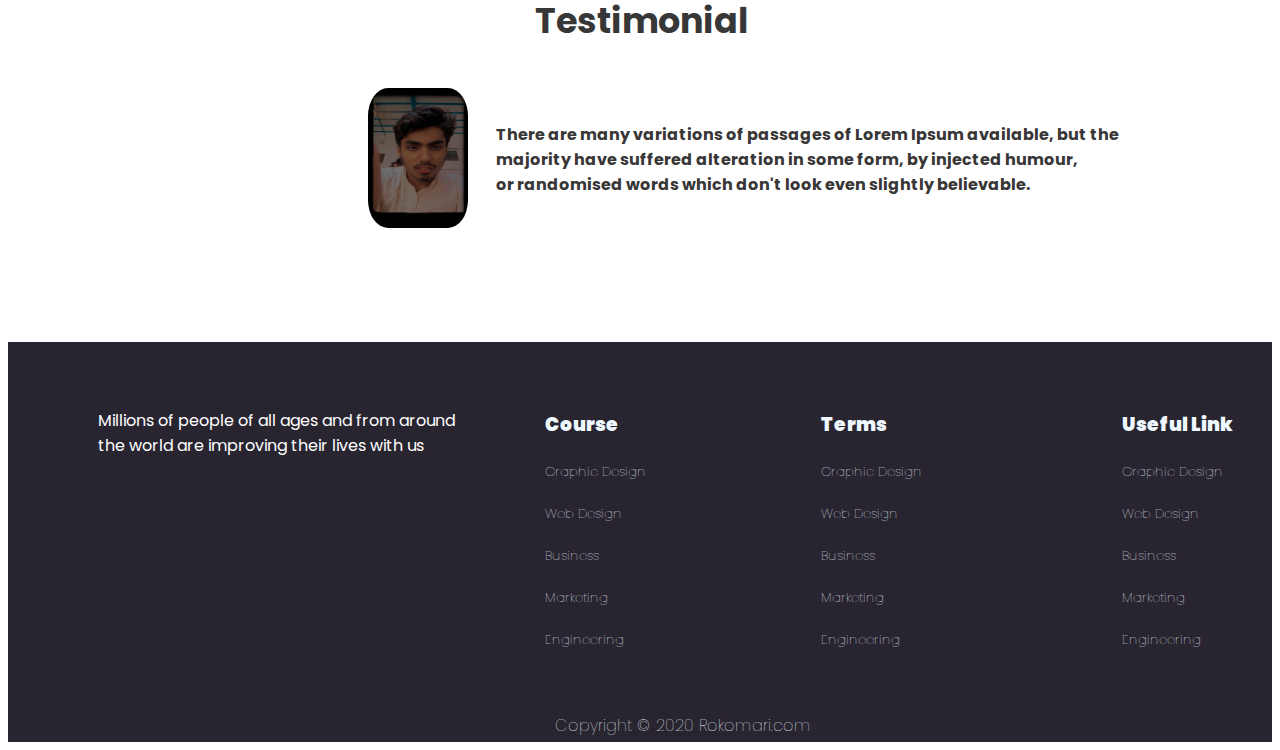
<file: Task/index.html>
<!DOCTYPE html>
<html lang="en">

<head>
    <meta charset="UTF-8">
    <meta http-equiv="X-UA-Compatible" content="IE=edge">
    <meta name="viewport" content="width=device-width, initial-scale=1.0">
    <title>Document</title>
    <link rel="stylesheet" href="style.css">
    <link href='https://fonts.googleapis.com/css?family=Poppins' rel='stylesheet'>
</head>

<body>
    <div class="container">
        <div style="display: flex;">
            <div> <img style="padding-left: 100px; padding-top: 20px; " src="Frame.png" width="70px"> </div>
            <div>
                <h1 id="h1">E- School</h1>
            </div>
            <div class="navbar">
                <a href="">Books</a>
                <a href="#course">Courses</a>
                <a href="">Others</a>
                <a href="">Blog</a>
                <button id="btn">Sign In</button>

            </div>
        </div>
    </div>
    <!-- 2nd section -->

    <div id="cont">
        <div>
            <h5 id="are">
                Are you ready to learn?
            </h5>
            <h1 id="learn">Learn With fun <br>
                on <b style="color: rgb(33, 181, 115) ;"> any shedule </b> </h1>
            <h5 id="lorem">Lorem ipsum dolor sit amet consectetur <br> adipisicing elit. Magni necessitatibus quasi quo
                fuga laudantium!</h5>
            <button class="btn2">Get Started</button>
        </div>
        <div><img id="img" src="Frame (1).png" width="600px"></div>
    </div>

    <div style="display: flex;">
        <div class="card">
            <img class="cimg" src="image 1.png">
            <h3 class="ch3">1500+ Topic</h3>
            <h5 class="ch5">Learn Anythings</h5>
        </div>
        <div class="card">
            <img class="cimg" src="image 4.png">
            <h3 class="ch3">1800+ Students</h3>
            <h5 class="ch5">Learn Anythings</h5>
        </div>
        <div class="card">
            <img class="cimg" src="image 2.png">
            <h3 class="ch3">9K+ Test Token</h3>
            <h5 class="ch5">Learn Anythings</h5>
        </div>
        <div class="card">
            <img class="cimg" src="image 3.png">
            <h3 class="ch3">2000+ Student</h3>
            <h5 class="ch5">Learn Anythings</h5>
        </div>
    </div>


    <div id="course">
        <h1 class="center">Online Courses</h1>







        <!-- card -->

        <div style="display: flex;">
            <div class="crd">
                <img class="dimg" src="Rectangle 6.png">
                <p>
                <h1 class="modern">Modern psychology</h1>
                <h4 class="modern">Designation</h4>

                </p>
                <button class="btn2" style="margin-left: 18px;">Buy Course</button>

                <br>

                <!-- difficult part -->


                <div style="display: flex;">
                    <div><img style="padding-left: 17px; padding-top: 19px; " src="calendar-outline 1.png"></div>
                    <div>
                        <h4 style="font-family: 'poppins';
    color: rgb(75, 73, 73); font-size: 13; ">Start 20 April, 2021</h4>
                    </div>
                    <div><img style="padding-left: 67px; padding-top: 19px;" src="people-outline 1.png" alt=""></div>
                    <div>
                        <h4 style="font-family: 'poppins';
    color: rgb(61, 60, 60); font-size: 13; ">60 Seats</h4>
                    </div>
                </div>

            </div>






            <div style="display: flex;">
                <div class="crd">
                    <img class="dimg" src="Rectangle 13.png">
                    <p>
                    <h1 class="modern">Modern psychology</h1>
                    <h4 class="modern">Designation</h4>

                    </p>
                    <button class="btn2" style="margin-left: 18px;">Buy Course</button>

                    <br>

                    <!-- difficult part -->


                    <div style="display: flex;">
                        <div><img style="padding-left: 17px; padding-top: 19px; " src="calendar-outline 1.png"></div>
                        <div>
                            <h4 style="font-family: 'poppins';
    color: rgb(75, 73, 73); font-size: 13; ">Start 20 April, 2021</h4>
                        </div>
                        <div><img style="padding-left: 67px; padding-top: 19px;" src="people-outline 1.png" alt="">
                        </div>
                        <div>
                            <h4 style="font-family: 'poppins';
    color: rgb(61, 60, 60); font-size: 13; ">60 Seats</h4>
                        </div>
                    </div>

                </div>



                <div style="display: flex;">
                    <div class="crd">
                        <img class="dimg" src="Rectangle 15.png">
                        <p>
                        <h1 class="modern">Modern psychology</h1>
                        <h4 class="modern">Designation</h4>

                        </p>
                        <button class="btn2" style="margin-left: 18px;">Buy Course</button>

                        <br>

                        <!-- difficult part -->


                        <div style="display: flex;">
                            <div><img style="padding-left: 17px; padding-top: 19px; " src="calendar-outline 1.png">
                            </div>
                            <div>
                                <h4 style="font-family: 'poppins';
    color: rgb(75, 73, 73); font-size: 13; ">Start 20 April, 2021</h4>
                            </div>
                            <div><img style="padding-left: 67px; padding-top: 19px;" src="people-outline 1.png" alt="">
                            </div>
                            <div>
                                <h4 style="font-family: 'poppins';
    color: rgb(61, 60, 60); font-size: 13; ">60 Seats</h4>
                            </div>
                        </div>

                    </div>

                </div>

</div>
</div>
<h1 class="center" >Testimonial</h1>
<div style="display: flex;" >
    <div  style="padding-left: 360px; padding-top: 17px; " ><img style=" 
   width: 100px;
   height: 140px;
    border-radius: 20%;
  
    


" src="d7372760-61d7-4f28-a849-2603a0579b07.jpg" ></div>
    <div> <h4 style=" padding-left: 28px; padding-top: 30px; font-family: 'poppins'; color: rgb(56, 54, 54); " >There are many variations of passages of Lorem Ipsum available, but the <br>
        majority have suffered alteration in some form, by injected humour,  <br>
       or randomised words which don't look even slightly believable.</h4></div>
</div>
<div id="footer" >
<div><p style="font-family: 'poppins'; color: rgb(255, 255, 255); padding-left: 90px; padding-top: 50px; " >Millions of people of all ages and from around <br>
    the world are improving their lives with us</p></div>
    <div style="padding-left: 90px; padding-top: 50px; " ><h3 style="font-family: 'poppins'; color: aliceblue; " > <b>Course </b> </h>
    <h5 style="font-family:  'poppins'; font-weight: 2;  color: aliceblue; "  >Graphic Design</h5>
    <h5 style="font-family: 'poppins'; font-weight: 2; color: aliceblue; "    >   Web Design</h5>
    <h5 style="font-family: 'poppins'; font-weight: 2; color: aliceblue; "  >Business</h5>
    <h5 style="font-family: 'poppins'; font-weight: 2; color: aliceblue; "  >Marketing</h5>
    <h5 style="font-family: 'poppins'; font-weight: 2; color: aliceblue; "  >Engineering</h5>
    <h4 style="font-family: 'poppins'; font-weight: 2; color: aliceblue; font-weight: 8; padding-top: 40px; padding-left: 10px;  "  >Copyright © 2020 Rokomari.com</h4>
    
    
    </div>

    <div style="padding-left: 10px; padding-top: 50px; " ><h3 style="font-family: 'poppins'; color: aliceblue; " > <b>Terms </b> </h>
        <h5 style="font-family:  'poppins'; font-weight: 2;  color: aliceblue; "  >Graphic Design</h5>
        <h5 style="font-family: 'poppins'; font-weight: 2; color: aliceblue; "    >   Web Design</h5>
        <h5 style="font-family: 'poppins'; font-weight: 2; color: aliceblue; "  >Business</h5>
        <h5 style="font-family: 'poppins'; font-weight: 2; color: aliceblue; "  >Marketing</h5>
        <h5 style="font-family: 'poppins'; font-weight: 2; color: aliceblue; "  >Engineering</h5>
        
        
        </div>

        <div style="padding-left: 200px; padding-top: 50px; " ><h3 style="font-family: 'poppins'; color: aliceblue; " > <b>Useful Link </b> </h>
            <h5 style="font-family:  'poppins'; font-weight: 2;  color: aliceblue; "  >Graphic Design</h5>
            <h5 style="font-family: 'poppins'; font-weight: 2; color: aliceblue; "    >   Web Design</h5>
            <h5 style="font-family: 'poppins'; font-weight: 2; color: aliceblue; "  >Business</h5>
            <h5 style="font-family: 'poppins'; font-weight: 2; color: aliceblue; "  >Marketing</h5>
            <h5 style="font-family: 'poppins'; font-weight: 2; color: aliceblue; "  >Engineering</h5>
            
            
            </div>
        

</div>


















</body>

</html>
</file>
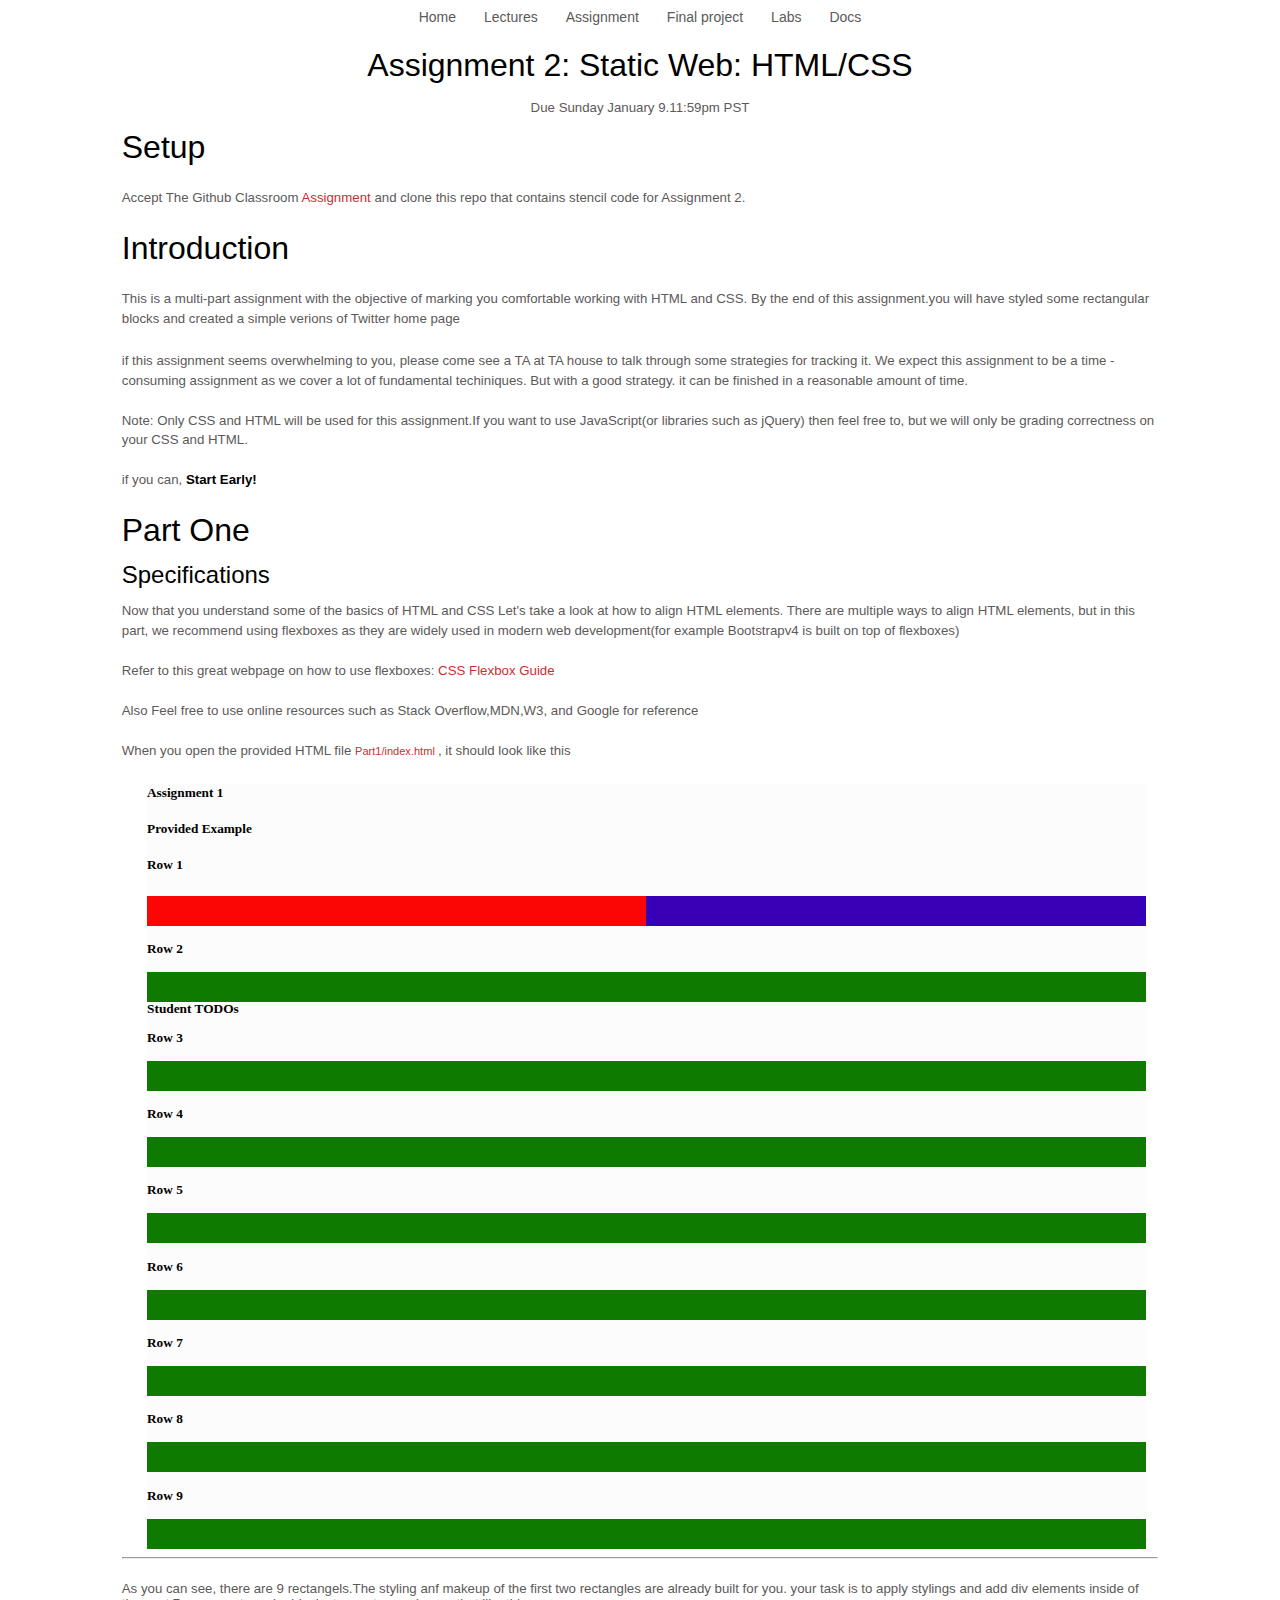
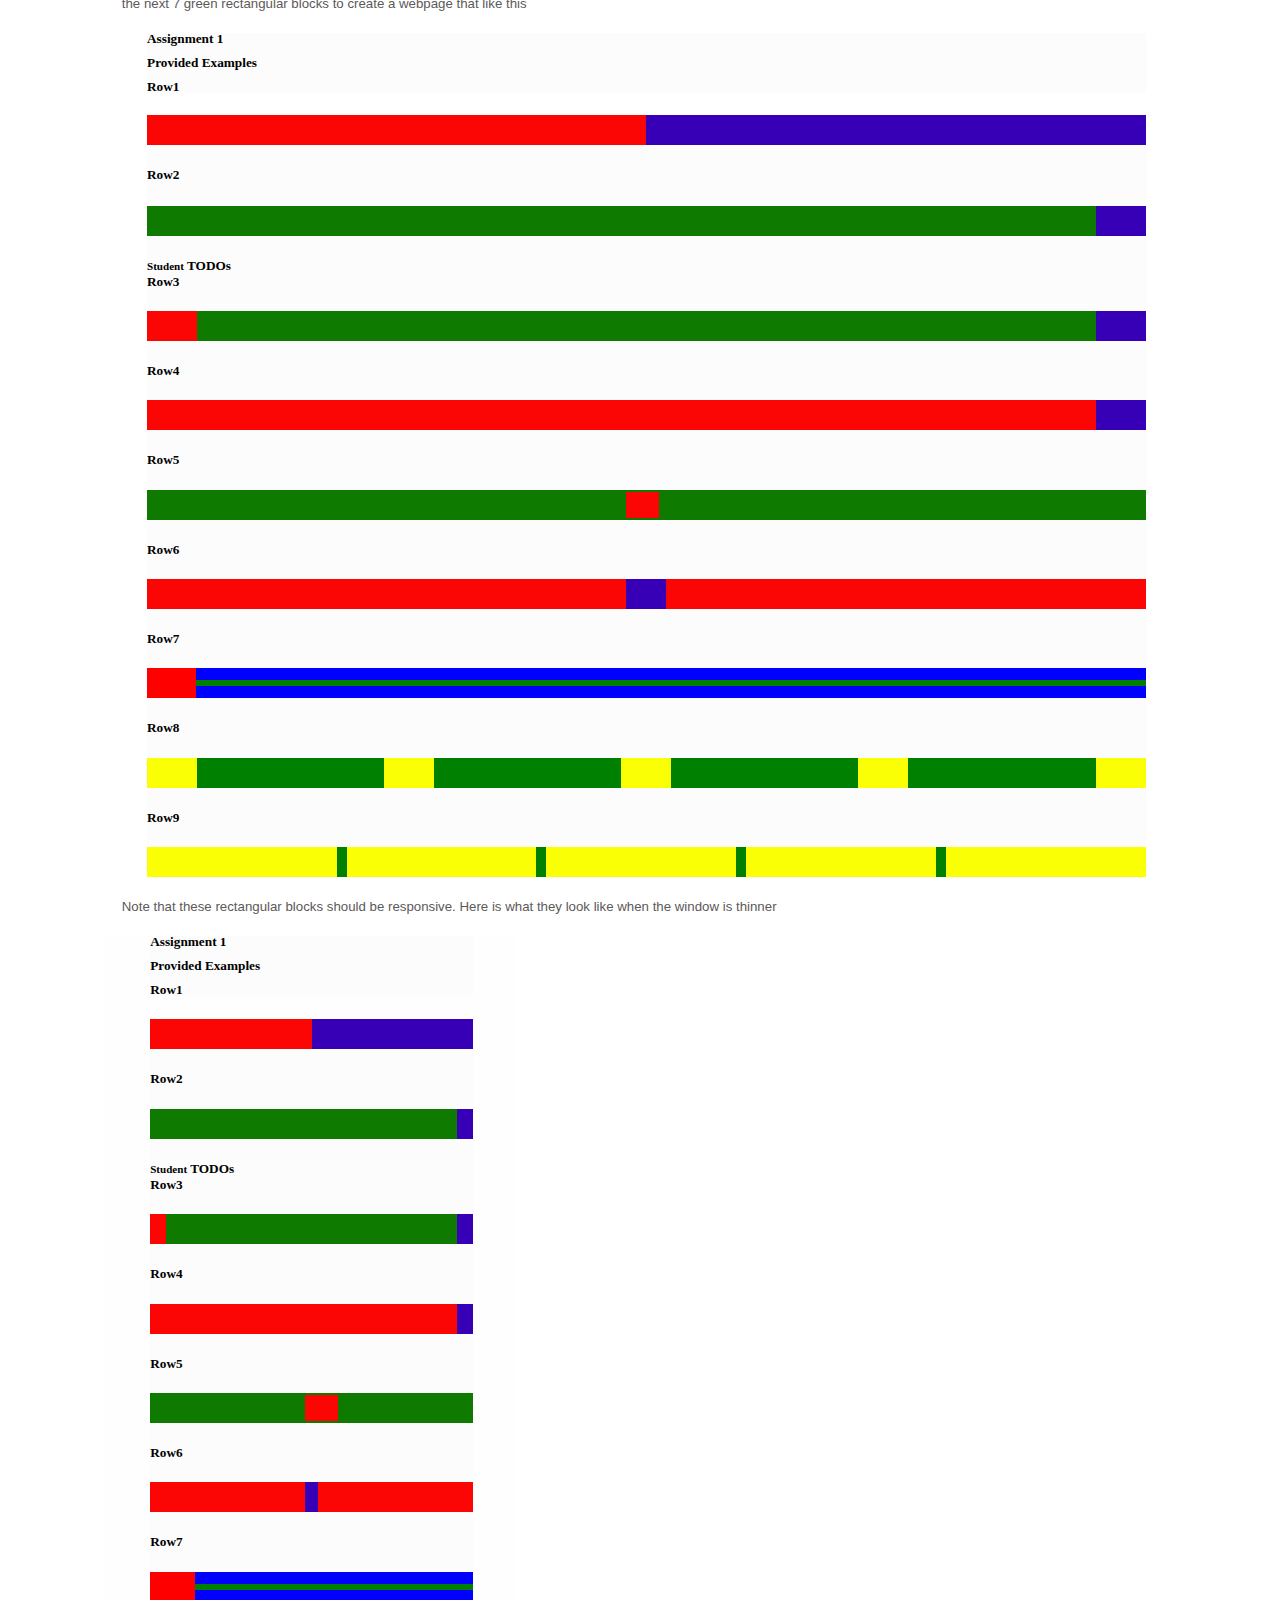
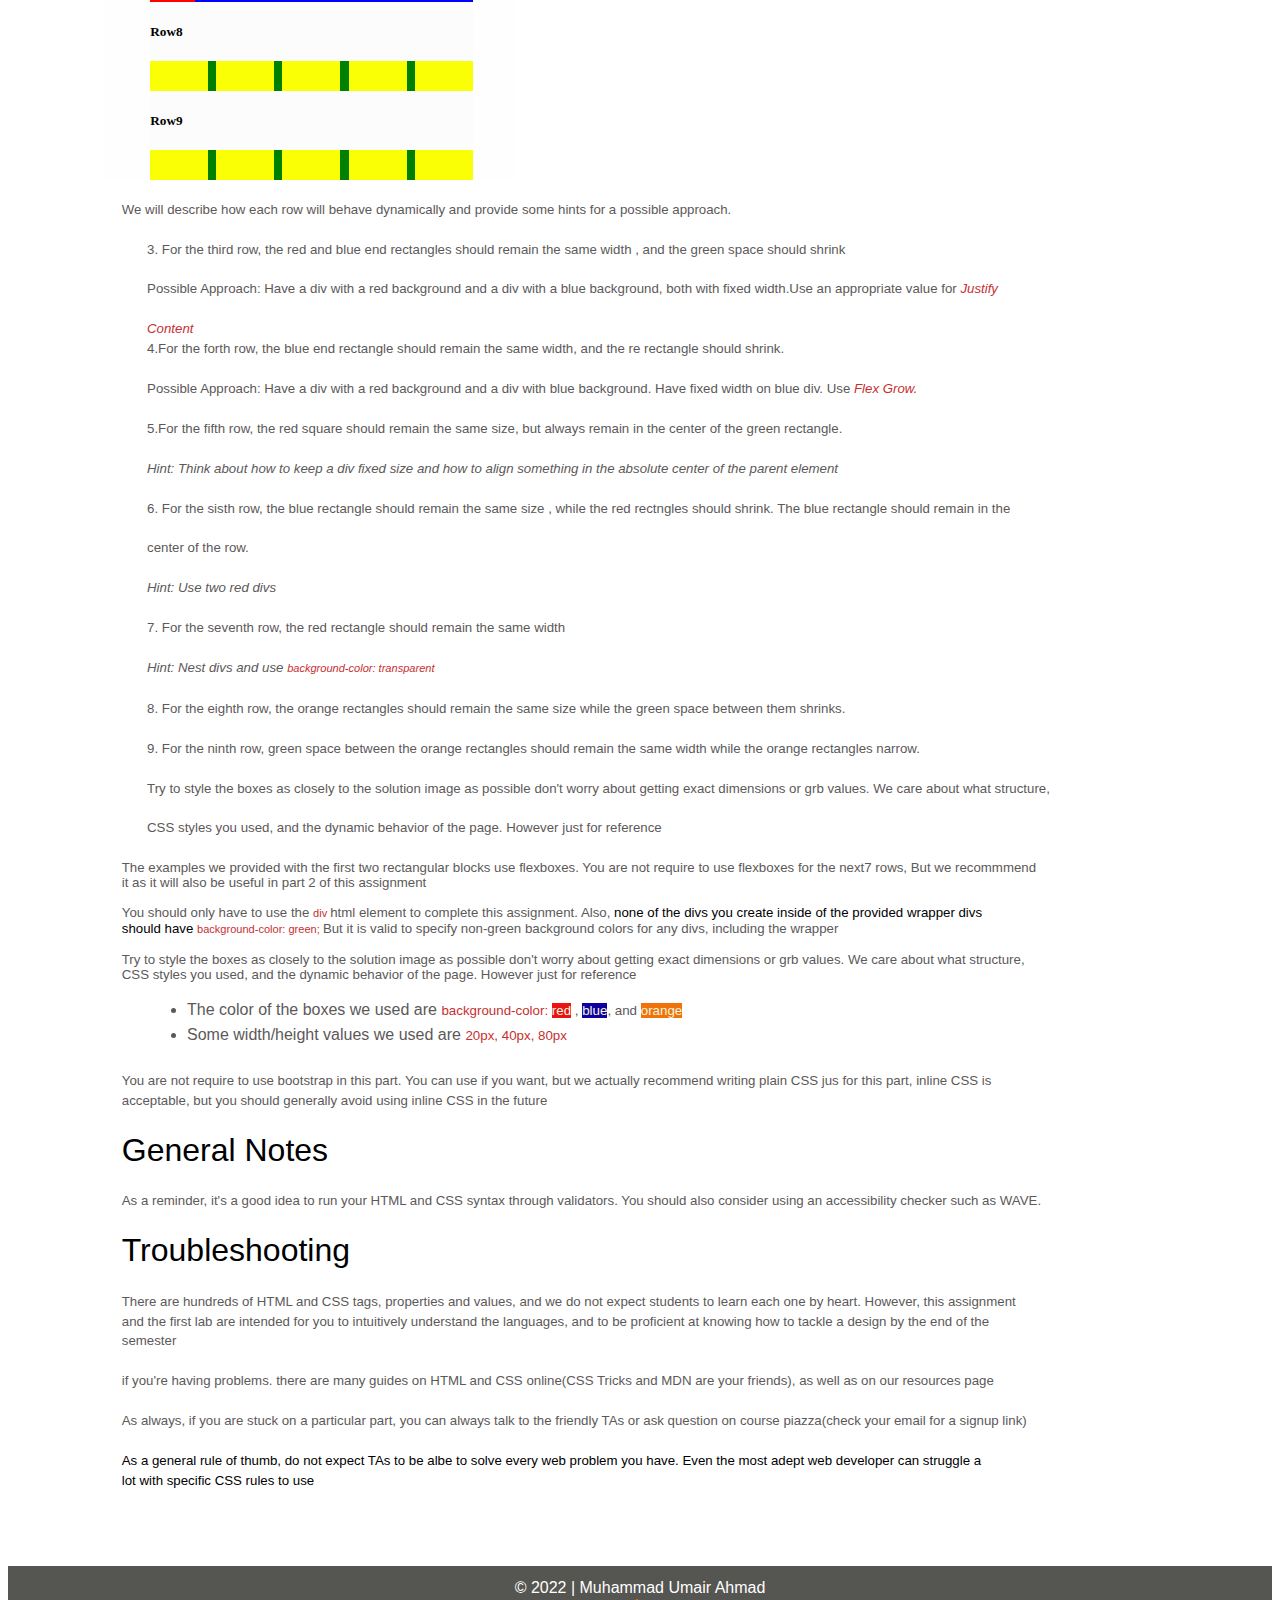
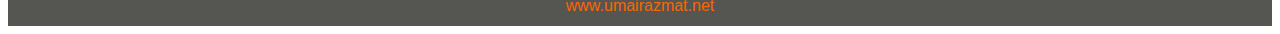
<file: Youtube/index.html>
<!DOCTYPE html>
<html lang="en">
<head>
  <meta charset="UTF-8">
  <meta http-equiv="X-UA-Compatible" content="IE=edge">
  <meta name="viewport" content="width=device-width, initial-scale=1.0">
  <title>Assignment#04</title>
  <link rel="stylesheet" href="style.css">
</head>
<body>
  <div class="navbar" >
    <a class="active" href="index.html"  >  Home</a>
    <a href="index.html">Lectures</a>
    <a href="index.html">Assignment</a>
    <a href="index.html">Final project</a>
    <a href="index.html">Labs</a>
    <a href="index.html">Docs</a>


  </div>
  
  <h1 class="h1" >Assignment 2: Static Web: HTML/CSS</h1> 
 
  
  <h5 style="font-family: Arial, Helvetica, sans-serif;
  font-weight: lighter;
  color: rgb(92, 89, 89);
  padding-bottom: 0%;
  margin-bottom: auto;
  line-height: 100%; text-align: center; line-height: 1px; "> Due Sunday January 9.11:59pm PST</h5> 
 <div class="div2" >
 <h1 style="font-weight: lighter; font-family: Arial, Helvetica, sans-serif; " >Setup</h1>
  
<h5 class="h5" >Accept The Github Classroom <a style="font-family: Arial, Helvetica, sans-serif; font-weight: lighter; text-decoration: none; color: rgb(199, 48, 48); "
   target="_blank"  href="index.html"> Assignment</a> and clone this repo that contains stencil code for Assignment 2. </h5>
<h1 style="font-weight: lighter; font-family: Arial, Helvetica, sans-serif; "    >Introduction</h1>
<h5 class="h5" >This is a multi-part assignment with the objective of marking you comfortable working with HTML and CSS. By the end of this assignment.you will have styled some rectangular blocks and created a simple verions of Twitter home page</h5>

<h5 class="h5" >
if this assignment seems overwhelming to you, please come see a TA at TA house to talk through some strategies for tracking it. We expect this assignment to be a time
-consuming assignment as we cover a lot of fundamental techiniques. But with a good strategy. it can be finished in a reasonable
amount of time.  <br> <br>
Note: Only CSS and HTML will be used for this assignment.If you want to use JavaScript(or libraries such as jQuery) then feel free to, but we will only be
 grading correctness on your CSS and HTML.
 <br> <br>
 if you can, <a style="font-family: Arial, Helvetica, sans-serif; font-weight: bold; text-decoration: none; color: black;"  href="index.html">Start Early!</a>

</h5>
<h1 style="font-weight: lighter; font-family: Arial, Helvetica, sans-serif;  "    >Part One</h1>
<h2 style="font-weight: lighter; font-family: Arial, Helvetica, sans-serif; line-height: 9px; "     >Specifications</h2>
<h5 class="h5" >Now that you understand some of the basics of HTML and CSS Let's take a look at how to align HTML elements. There are multiple ways to align HTML elements, but in this part, we recommend using flexboxes as they are widely used in modern web development(for example Bootstrapv4 is built on top of flexboxes)
<br> <br>
Refer to this great webpage on how to use flexboxes: <a style="font-family: Arial, Helvetica, sans-serif; font-weight: lighter; text-decoration: none; color: rgb(199, 48, 48); "
target="_blank"  href="index.html">CSS Flexbox Guide</a>
<br> <br> Also Feel free to use online resources such as Stack Overflow,MDN,W3, and Google for reference <br> <br>
When you open the provided HTML file <a style="font-family: Arial, Helvetica, sans-serif; font-weight: lighter; text-decoration: none; color: rgb(199, 48, 48); "
target="_blank"  href="index.html"> <small> Part1/index.html </small> </a>, it should look like this

</h5>
   </div>
   <div id="div3" style="line-height: 11px;" >
<h5 style="line-height: 18px;" >Assignment 1
  <br> <br>
  Provided Example <br> <br>
  Row 1
</h5>

<div class="main1" >
  <div class="red1 " ></div>
  <div class="green2" ></div>
</div>
<h5 style="line-height: 2px;" >Row 2</h5>
<div style="height: 30px; width: 100%; background-color: rgb(14, 122, 0); " ></div>
 <small> <b> Student TODOs </b> </small>

 <h5 style="line-height: 2px;" >Row 3</h5>
<div style="height: 30px; width: 100%; background-color: rgb(14, 122, 0); " ></div>
<h5 style="line-height: 2px;" >Row 4</h5>
<div style="height: 30px; width: 100%; background-color: rgb(14, 122, 0); " ></div>
<h5 style="line-height: 2px;" >Row 5</h5>
<div style="height: 30px; width: 100%; background-color: rgb(14, 122, 0); " ></div>
<h5 style="line-height: 2px;" >Row 6</h5>

<div style="height: 30px; width: 100%; background-color: rgb(14, 122, 0); " ></div>
<h5 style="line-height: 2px;" >Row 7</h5>
<div style="height: 30px; width: 100%; background-color: rgb(14, 122, 0); " ></div>
<h5 style="line-height: 2px;" >Row 8</h5>
<div style="height: 30px; width: 100%; background-color: rgb(14, 122, 0); " ></div>
<h5 style="line-height: 2px;" >Row 9</h5>
<div style="height: 30px; width: 100%; background-color: rgb(14, 122, 0); " ></div>


   </div>
   <div style="
   margin-left:9% ;
   margin-right: 9%;" >
<hr>
<h5 class="h5" style="line-height: 15px;" >As you can see, there are 9 rectangels.The styling anf makeup of the first two rectangles are already
   built for you. your task is to apply stylings and add div elements inside of the next 7 green
    rectangular blocks to create a webpage that like this    </h5>        


   </div>
   <div id="div4" style="line-height: 12px;" >
    <h5  >Assignment 1
      <br> <br>
      Provided Examples  <br> <br>
      Row1
    </h5>
   </div>
   <div class="main2" >
    <div style="width: 50%;
    height: 30px;
    background-color: rgb(252, 5, 5);  " ></div>
    <div style="width: 50%;
    height: 30px;

    background-color:rgb(55, 0, 182); "  ></div> 
   </div>

   <div style="background-color: rgb(252, 252, 252);
   margin-left:11% ;
   margin-right: 10%;
display: flex;" > 
<h5>Row2</h5> </div>
<div class="main3" >

<div style="width: 95%;
height: 30px;
background-color: rgb(14, 122, 0);  "  ></div>
<div style="width: 5%;
height: 30px;
background-color: rgb(55, 0, 182);  "  ></div> 

</div>
<div style="background-color: rgb(252, 252, 252);
margin-left:11% ;
margin-right: 10%;
display: flex;"  >
<h5 style="line-height: 15px;" > <small>Student</small> TODOs <br>
Row3
</h5>

</div>

<div class="main4" >
<div style="width: 5%;
height: 30px;
background-color:rgb(252, 5, 5) ;  "  ></div>
<div style="width: 90%;
height: 30px;
background-color: rgb(14, 122, 0) ;
  "   ></div>
<div style="width: 5%;
height: 30px;
background-color: rgb(55, 0, 182);  "  ></div>

</div>
<div style="background-color: rgb(252, 252, 252);
margin-left:11% ;
margin-right: 10%;
display: flex;"  >
<h5 style="line-height: 15px;" >  
Row4
</h5>

</div>
<div class="main4" >
  <div style="width: 95%;
  height: 30px;
  background-color:rgb(252, 5, 5) ;  " ></div>
  <div style="width: 5%;
  height: 30px;
  background-color: rgb(55, 0, 182);  "  ></div>
</div>
<div style="background-color: rgb(252, 252, 252);
margin-left:11% ;
margin-right: 10%;
display: flex;"  >
<h5 style="line-height: 15px;">Row5</h5>
</div >
 
<div class="main5" >
  <div style=" margin: auto;

  width: 7px;
   position: absolute;
  background-color:rgb(252, 5, 5) ;
  
  bottom: 6px;
  top: 6px;
 margin-left: 48%;
  padding: 13px;"></div>
</div>
<div style="background-color: rgb(252, 252, 252);
margin-left:11% ;
margin-right: 10%;
display: flex;"  >
<h5 style="line-height: 15px;">Row6</h5>
</div>

<div class="main4" >
<div style="width: 48%;
height: 30px;
background-color:rgb(252, 5, 5) ;  " ></div>
<div style="width: 4%;
height: 30px;
background-color:rgb(55, 0, 182) ;  " ></div>
<div style="width: 48%;
height: 30px;
background-color:rgb(252, 5, 5) ;  " ></div>
</div>

<div style="background-color: rgb(252, 252, 252);
margin-left:11% ;
margin-right: 10%;
display: flex;"  >
<h5 style="line-height: 15px;">Row7</h5>
</div>




<div style="display: flex; background-color: rgb(252, 252, 252);
margin-left:11% ;
margin-right: 10%;
" >
<div style="width: 50px ; height: 30px; background-color: red; " ></div>
<div style="width: 96.6%;
height: 30px;
background-color:blue; position: relative; " >
<div style="height: 6px; width: 100% ; top: 40%; position: absolute; background-color:green ; " ></div>

</div>
</div>
<div style="background-color: rgb(252, 252, 252);
margin-left:11% ;
margin-right: 10%;
display: flex;"  >
<h5 style="line-height: 15px;">Row8</h5>
</div>

<div class="main4" >
<div   ></div>

<div style=" width: 5% ; height: 30px; background-color: rgb(251, 255, 6); " ></div>
<div style=" width: 18.75% ; height: 30px; background-color: green " ></div>
<div style=" width: 5% ; height: 30px; background-color: rgb(251, 255, 6); " ></div>
<div style=" width: 18.75% ; height: 30px; background-color: green " ></div>
<div style=" width: 5% ; height: 30px; background-color: rgb(251, 255, 6); " ></div>
<div style=" width: 18.75% ; height: 30px; background-color: green " ></div>
<div style=" width: 5% ; height: 30px; background-color: rgb(251, 255, 6); " ></div>
<div style=" width: 18.75% ; height: 30px; background-color: green " ></div>
<div style=" width: 5% ; height: 30px; background-color: rgb(251, 255, 6); " ></div>
</div>
 
<div style="background-color: rgb(252, 252, 252);
margin-left:11% ;
margin-right: 10%;
display: flex;"  >
<h5 style="line-height: 15px;">Row9</h5>
</div>

<div class="main4" >
  
  
  <div style=" width: 19% ; height: 30px; background-color: rgb(251, 255, 6); " ></div>
  <div style=" width: 1% ; height: 30px; background-color: green " ></div>
  <div style=" width: 19% ; height: 30px; background-color: rgb(251, 255, 6); " ></div>
  <div style=" width: 1% ; height: 30px; background-color: green " ></div>
  <div style=" width: 19% ; height: 30px; background-color: rgb(251, 255, 6); " ></div>
  <div style=" width: 1% ; height: 30px; background-color: green " ></div>
  <div style=" width: 19% ; height: 30px; background-color: rgb(251, 255, 6); " ></div>
  <div style=" width: 1% ; height: 30px; background-color: green " ></div>
  <div style=" width: 20% ; height: 30px; background-color: rgb(251, 255, 6); " ></div>
  </div>

</div>
<div style="
margin-left:9% ;
margin-right: 9%;" >

<h5 class="h5" style="line-height: 15px;" >Note that these rectangular blocks should be responsive. Here is what they look
like when the window is thinner   </h5>        
</div>
 
<div style="background-color: rgb(255, 254, 254);
margin-left:7.7% ;
margin-right: 60%;" >

<div id="div4" style="line-height: 12px;" >
  <h5  >Assignment 1
    <br> <br>
    Provided Examples  <br> <br>
    Row1
  </h5>
 </div>
 <div class="main2" >
  <div style="width: 50%;
  height: 30px;
  background-color: rgb(252, 5, 5);  " ></div>
  <div style="width: 50%;
  height: 30px;

  background-color:rgb(55, 0, 182); "  ></div> 
 </div>

 <div style="background-color: rgb(252, 252, 252);
 margin-left:11% ;
 margin-right: 10%;
display: flex;" > 
<h5>Row2</h5> </div>
<div class="main3" >

<div style="width: 95%;
height: 30px;
background-color: rgb(14, 122, 0);  "  ></div>
<div style="width: 5%;
height: 30px;
background-color: rgb(55, 0, 182);  "  ></div> 

</div>
<div style="background-color: rgb(252, 252, 252);
margin-left:11% ;
margin-right: 10%;
display: flex;"  >
<h5 style="line-height: 15px;" > <small>Student</small> TODOs <br>
Row3
</h5>

</div>

<div class="main4" >
<div style="width: 5%;
height: 30px;
background-color:rgb(252, 5, 5) ;  "  ></div>
<div style="width: 90%;
height: 30px;
background-color: rgb(14, 122, 0) ;
"   ></div>
<div style="width: 5%;
height: 30px;
background-color: rgb(55, 0, 182);  "  ></div>

</div>
<div style="background-color: rgb(252, 252, 252);
margin-left:11% ;
margin-right: 10%;
display: flex;"  >
<h5 style="line-height: 15px;" >  
Row4
</h5>

</div>
<div class="main4" >
<div style="width: 95%;
height: 30px;
background-color:rgb(252, 5, 5) ;  " ></div>
<div style="width: 5%;
height: 30px;
background-color: rgb(55, 0, 182);  "  ></div>
</div>
<div style="background-color: rgb(252, 252, 252);
margin-left:11% ;
margin-right: 10%;
display: flex;"  >
<h5 style="line-height: 15px;">Row5</h5>
</div >

<div class="main5" >
<div style=" margin: auto;

width: 7px;
 position: absolute;
background-color:rgb(252, 5, 5) ;

bottom: 6px;
top: 6px;
margin-left: 48%;
padding: 13px;"></div>
</div>
<div style="background-color: rgb(252, 252, 252);
margin-left:11% ;
margin-right: 10%;
display: flex;"  >
<h5 style="line-height: 15px;">Row6</h5>
</div>

<div class="main4" >
<div style="width: 48%;
height: 30px;
background-color:rgb(252, 5, 5) ;  " ></div>
<div style="width: 4%;
height: 30px;
background-color:rgb(55, 0, 182) ;  " ></div>
<div style="width: 48%;
height: 30px;
background-color:rgb(252, 5, 5) ;  " ></div>
</div>

<div style="background-color: rgb(252, 252, 252);
margin-left:11% ;
margin-right: 10%;
display: flex;"  >
<h5 style="line-height: 15px;">Row7</h5>
</div>




<div style="display: flex; background-color: rgb(252, 252, 252);
margin-left:11% ;
margin-right: 10%;
" >
<div style="width: 50px ; height: 30px; background-color: red; " ></div>
<div style="width: 96.6%;
height: 30px;
background-color:blue; position: relative; " >
<div style="height: 6px; width: 100% ; top: 40%; position: absolute; background-color:green ; " ></div>

</div>
</div>
<div style="background-color: rgb(252, 252, 252);
margin-left:11% ;
margin-right: 10%;
display: flex;"  >
<h5 style="line-height: 15px;">Row8</h5>
</div>

<div class="main4" >
<div   ></div>

<div style=" width: 18% ; height: 30px; background-color: rgb(251, 255, 6); " ></div>
  <div style=" width: 2.5% ; height: 30px; background-color: green " ></div>
  <div style=" width: 18% ; height: 30px; background-color: rgb(251, 255, 6); " ></div>
  <div style=" width: 2.5% ; height: 30px; background-color: green " ></div>
  <div style=" width: 18% ; height: 30px; background-color: rgb(251, 255, 6); " ></div>
  <div style=" width: 2.5% ; height: 30px; background-color: green " ></div>
  <div style=" width: 18% ; height: 30px; background-color: rgb(251, 255, 6); " ></div>
  <div style=" width: 2.5% ; height: 30px; background-color: green " ></div>
  <div style=" width: 18% ; height: 30px; background-color: rgb(251, 255, 6); " ></div>


<!-- <div style=" width: 5% ; height: 30px; background-color: rgb(251, 255, 6); " ></div>
<div style=" width: 18.75% ; height: 30px; background-color: green " ></div>
<div style=" width: 5% ; height: 30px; background-color: rgb(251, 255, 6); " ></div>
<div style=" width: 18.75% ; height: 30px; background-color: green " ></div>
<div style=" width: 5% ; height: 30px; background-color: rgb(251, 255, 6); " ></div>
<div style=" width: 18.75% ; height: 30px; background-color: green " ></div>
<div style=" width: 5% ; height: 30px; background-color: rgb(251, 255, 6); " ></div>
<div style=" width: 18.75% ; height: 30px; background-color: green " ></div>
<div style=" width: 5% ; height: 30px; background-color: rgb(251, 255, 6); " ></div> -->
</div>

<div style="background-color: rgb(252, 252, 252);
margin-left:11% ;
margin-right: 10%;
display: flex;"  >
<h5 style="line-height: 15px;">Row9</h5>


</div>

<div class="main4" >
  
  
  <div style=" width: 18% ; height: 30px; background-color: rgb(251, 255, 6); " ></div>
  <div style=" width: 2.5% ; height: 30px; background-color: green " ></div>
  <div style=" width: 18% ; height: 30px; background-color: rgb(251, 255, 6); " ></div>
  <div style=" width: 2.5% ; height: 30px; background-color: green " ></div>
  <div style=" width: 18% ; height: 30px; background-color: rgb(251, 255, 6); " ></div>
  <div style=" width: 2.5% ; height: 30px; background-color: green " ></div>
  <div style=" width: 18% ; height: 30px; background-color: rgb(251, 255, 6); " ></div>
  <div style=" width: 2.5% ; height: 30px; background-color: green " ></div>
  <div style=" width: 18% ; height: 30px; background-color: rgb(251, 255, 6); " ></div>
  </div>

</div>

  <div style="
  margin-left:9% ;
  margin-right: 9%;" >
  
  <h5 class="h5" style="line-height: 15px;" >We will describe how each row will behave dynamically and provide some hints for a possible approach.  </h5>        
  </div> 


   <div style="background-color: rgb(255, 255, 255);
   margin-left:11% ;
   margin-right: 10%;"  >
    <h5 class="h5" >3. For the third row, the red  and blue end rectangles should remain the same width , and the green space 
      should shrink  <br> <br>  Possible Approach: Have a div with a red background and a div with 
      a blue background, both with fixed width.Use an appropriate value for <span style="color:rgb(199, 48, 48) ;" ><i>Justify <br> <br>Content </i></span>
    <br>
    4.For the forth row, the blue end rectangle should remain the same width, and the re rectangle should shrink. <br> <br> Possible Approach: Have a div with a red background
     and a div with blue background. Have fixed width on blue div. Use <span style="color:rgb(199, 48, 48) ;" ><i>Flex Grow. </i></span> <br> <br>
     5.For the fifth row, the red square should remain the same size, but always remain in the center of the green rectangle. <br>
       <br>
     <i>Hint: Think about how to keep a div fixed size and how to align something in the absolute center of the parent element</i> <br> <br>
     6. For the sisth row, the blue rectangle should remain the same size , while the red rectngles should shrink. The blue rectangle should remain in the  <br> <br> center of the row.
     <br><br> <i>Hint: Use two red divs</i> <br> <br>
     7. For the seventh row, the red rectangle should remain the same width <br> <br>
     
     <i>Hint: Nest divs and use <small> <span style="color:rgb(199, 48, 48) ;" >background-color: transparent</span> </small></i>
       <br>  <br>
       8. For the eighth row, the orange rectangles should remain the same size while the green space between them shrinks.
       <br> <br>
       9. For the ninth row, green space between the orange rectangles should remain the same width while the orange rectangles narrow.
<br> <br>
Try to style the boxes as closely to the solution image as possible don't worry about getting exact dimensions or grb values. We care about what structure, <br> <br>
CSS styles you used, and the dynamic behavior of the page. However just for reference

    </h5>

  
  
  </div>

  <div style="
  margin-left:9% ;
  margin-right: 9%;" >
  
  <h5 class="h5" style="line-height: 15px;" >The examples we provided with the first two rectangular blocks use flexboxes. You are not require to use flexboxes for the next7 rows, But we recommmend  <br>
  it as it will also be useful in part 2 of this assignment <br>  <br>

  You should only have to use the <small> <span style="color:rgb(199, 48, 48) ;"  >div</span>  </small>
  html element to complete this assignment. Also, <b style="color: black;" >none of the divs you create inside of the provided wrapper divs
    <br>  should have  </b> <small>  <span style="color:rgb(199, 48, 48) ;"  >background-color: green;</span>  </small>
    But it is valid to specify non-green background colors for any divs, including the wrapper 
    <br> <br>
    Try to style the boxes as closely to the solution image as possible don't worry about getting exact dimensions or grb values. We care about what structure,  <br>
CSS styles you used, and the dynamic behavior of the page. However just for reference
  
  
  
  </h5>        
  </div> 


  <div style="background-color: rgb(255, 255, 255);
   margin-left:11% ;
   margin-right: 10%;"  >
   <ul class="h5" >

    <li>The color of the boxes we used are <small><span style="color:rgb(199, 48, 48) ;"  >  background-color:  <b style=" color: beige;
     background-color: rgb(233, 21, 21);" >red</b> </span>  
     , 
     <b style=" color: beige;
     background-color: rgb(16, 0, 158);" >blue</b>, and <b style=" color: beige;
     background-color: rgb(240, 114, 11);" >orange</b>
     </small>
     
     </li>
<li>  Some width/height values we used are  <small> <span style="color:rgb(199, 48, 48) ;"  >20px, 40px, 80px</span>  </small> </li>

   </ul>
  </div>

  <div style="
  margin-left:9% ;
  margin-right: 9%;" >
  <h5 class="h5" > You are not require to use bootstrap in this part. You can use if you want, but we actually recommend writing plain CSS jus for this part, inline CSS is <br>
  acceptable, but you should generally avoid using inline CSS in the future</h5>
</div>

<div class="div2" >
  <h1 style="font-weight: lighter; font-family: Arial, Helvetica, sans-serif; " >General Notes</h1>

<h5 class="h5" >As a reminder, it's a good idea to run your HTML and CSS syntax through validators. You should also consider using an accessibility checker such as WAVE.</h5>

<h1 style="font-weight: lighter; font-family: Arial, Helvetica, sans-serif; " >Troubleshooting</h1>

<h5 class="h5" > There are hundreds of HTML and CSS tags, properties and values, and we do not expect students to learn each one by heart. However, this assignment <br>
and the first lab are intended for you to intuitively understand the languages, and to be proficient at knowing how to tackle a design by the end of the  <br> semester
<br> <br>
if you're having problems. there are many guides on HTML and CSS online(CSS Tricks and MDN are your friends), as well as on our resources page <br>
<br>
As always, if you are stuck on a particular part, you can always talk to the friendly TAs or ask question on course piazza(check your email for a signup link)
<br><br> 
<b style="color: black;" >As a general rule of thumb, do not expect TAs to be albe to solve every web problem you have. Even the most adept web developer can struggle a <br>
lot with specific CSS rules to use </b>

</h5>
</div >
<br><br><br>

<div style="background-color:    rgb(85, 85, 81);  margin: 0%;  height: 60px; border-color: rgb(145, 20, 20); " >
<h4 style="text-align: center; padding-top: 1%; color: 
white;
font-family: Arial, Helvetica, sans-serif; font-weight: lighter; " > &#169; 2022 | Muhammad Umair Ahmad
  <br> <span style="color: rgb(248, 103, 6);" > www.umairazmat.net </span> </h4>
  <!-- <h4 style="text-align: center;  ; color: 
  white;
  font-family: Arial, Helvetica, sans-serif; font-weight: lighter; " >
www.umairahmad.net </h4> -->


</div>


</body>
</html>
</file>
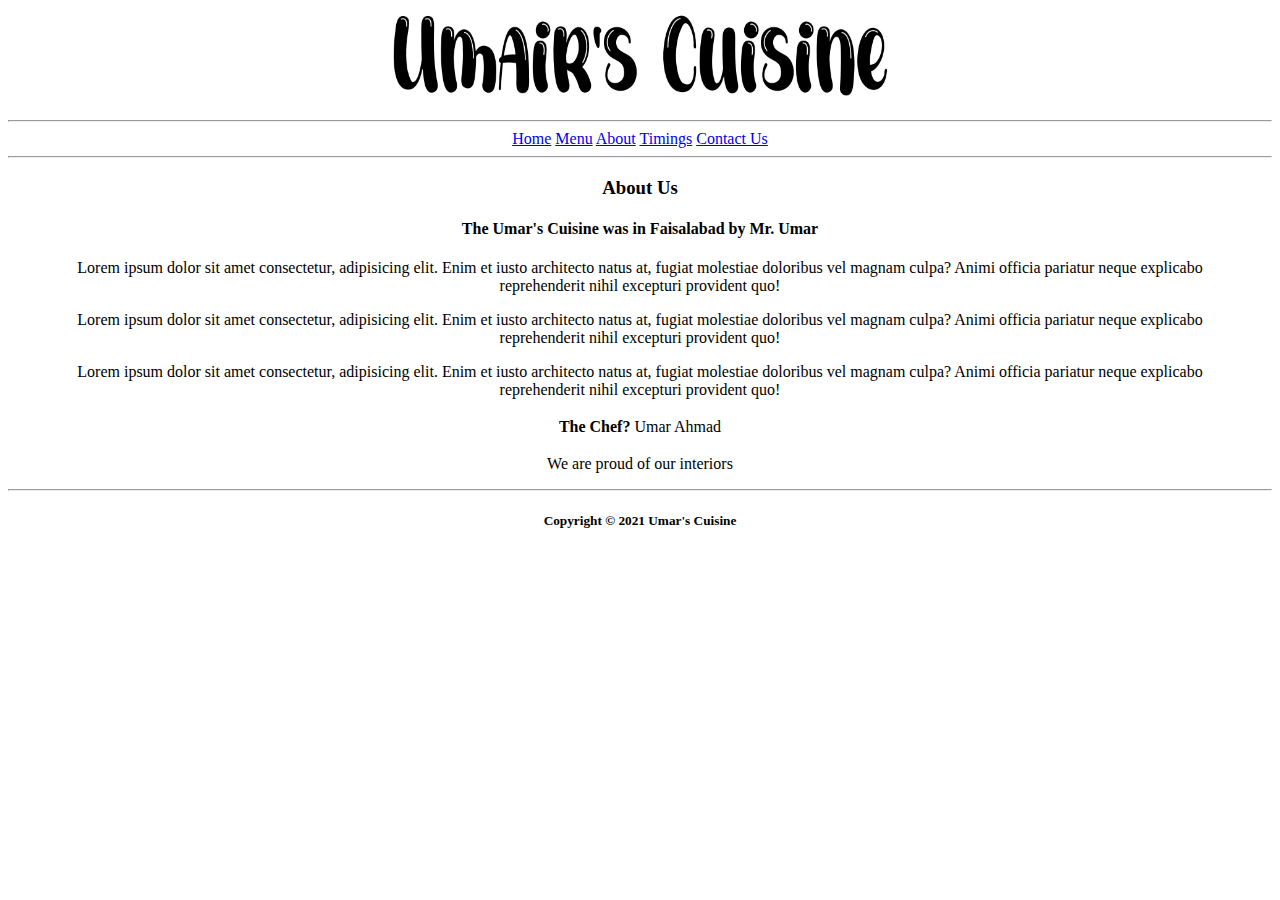
<file: Assignment2/about.html>
<!DOCTYPE html>
<html lang="en">
<head>
    <meta charset="UTF-8">
    <meta http-equiv="X-UA-Compatible" content="IE=edge">
    <meta name="viewport" content="width=device-width, initial-scale=1.0">
    <title>About</title>
</head>
<body>
    <center>
        <img src="Heading.png" height="100" width="500" >
        <hr>
        
        <a href="index.html">Home</a>
        <a href="menu.html">Menu</a>
        <a href="about.html">About</a>
        <a href="timings.html"> Timings</a>
        <a href="contact.html"> Contact Us</a> 
        <hr>
        <h3>About Us</h3>
        <h4>The Umar's Cuisine was in Faisalabad by Mr. Umar</h4>
        <p>Lorem ipsum dolor sit amet consectetur, adipisicing elit. Enim et iusto architecto natus at, fugiat molestiae doloribus vel magnam culpa? Animi officia pariatur
             neque explicabo <br> reprehenderit nihil excepturi provident quo!</p> 
          
             <p>Lorem ipsum dolor sit amet consectetur, adipisicing elit. Enim et iusto architecto natus at, fugiat molestiae doloribus vel magnam culpa? Animi officia pariatur
                neque explicabo <br> reprehenderit nihil excepturi provident quo!</p>
           
                <p>Lorem ipsum dolor sit amet consectetur, adipisicing elit. Enim et iusto architecto natus at, fugiat molestiae doloribus vel magnam culpa? Animi officia pariatur
                    neque explicabo <br> reprehenderit nihil excepturi provident quo!</p>
                  
                    <table>
                        <tr>
                            <th>The Chef?</th>
                            <td>Umar Ahmad</td>
                        </tr>
                    </table>
             <p>We are proud of our interiors</p>
             <hr>
             <h5>Copyright &copy; 2021 Umar's Cuisine</h5>
    </center>
</body>
</html>
</file>
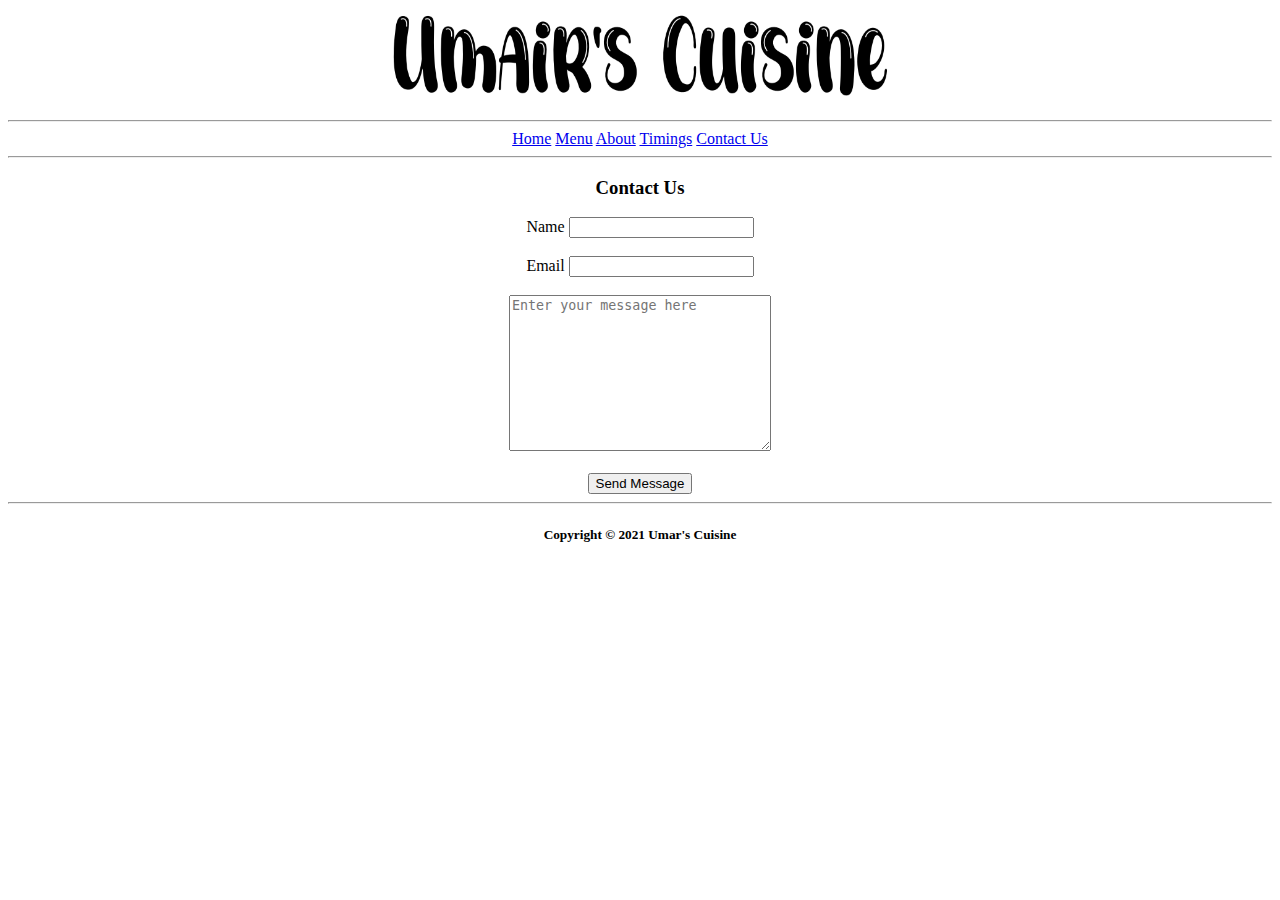
<file: Assignment2/contact.html>
<!DOCTYPE html>
<html lang="en">
<head>
    <meta charset="UTF-8">
    <meta http-equiv="X-UA-Compatible" content="IE=edge">
    <meta name="viewport" content="width=device-width, initial-scale=1.0">
    <title>Contact Us</title>
</head>
<body>
    <center>
        <img src="Heading.png" height="100" width="500" >
        <hr>
        
        <a href="index.html">Home</a>
        <a href="menu.html">Menu</a>
        <a href="about.html">About</a>
        <a href="timings.html"> Timings</a>
        <a href="contact.html"> Contact Us</a> 
        <hr>
        <h3>Contact Us</h3>
        <form action="Backend">
            <label for="name"> Name</label>
            <input id="name" type="text" > <br> <br>
            <label for="Email">Email</label>
            <input id="Email" type="text">
        </form> <br>
        <textarea id="button" name="Enter your message" placeholder="Enter your message here" cols="30" rows="10"  ></textarea>
        <br> <br>
<button id="button" >Send Message</button>
<hr>
         <h5>Copyright &copy; 2021 Umar's Cuisine</h5>

    </center>

</body>
</html>
</file>
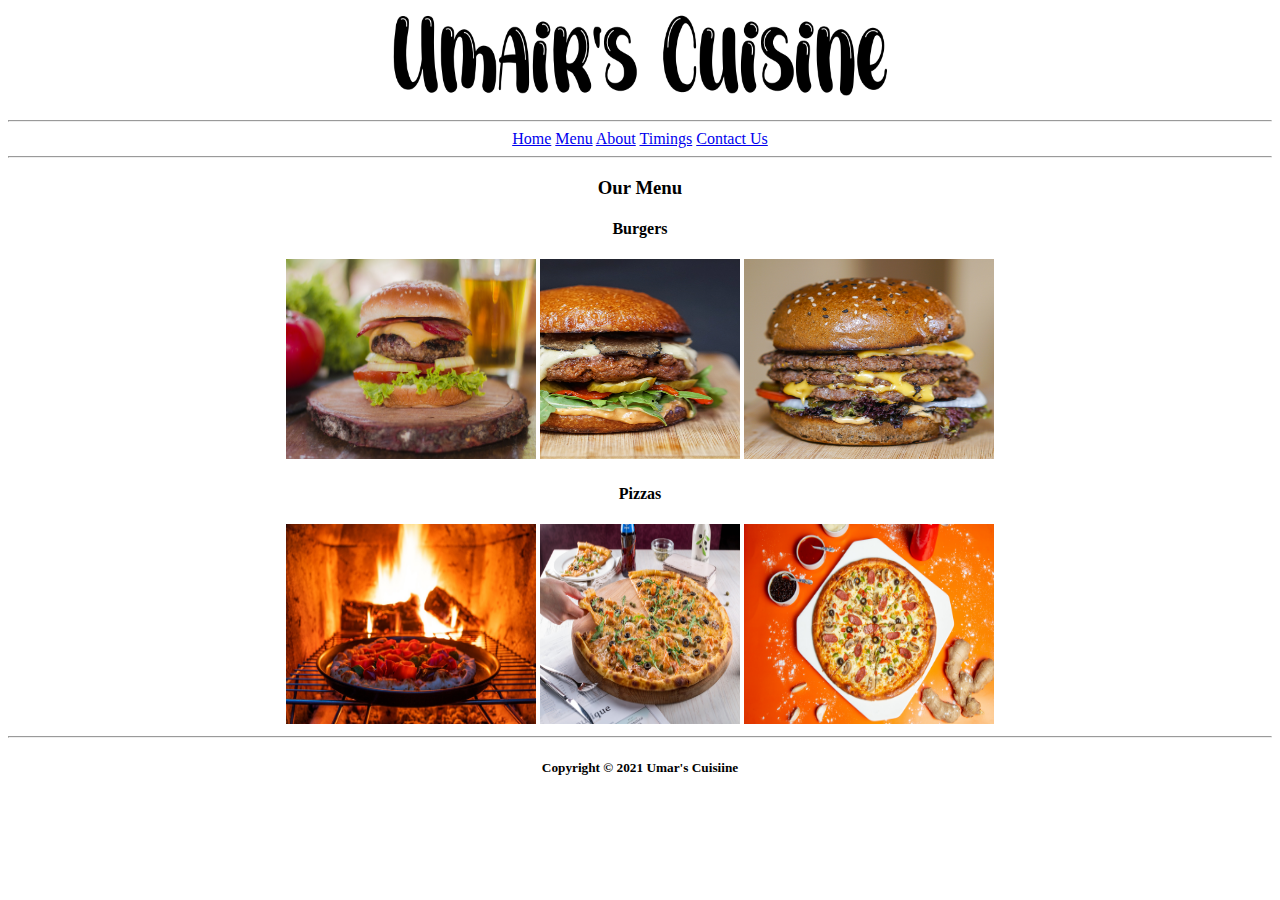
<file: Assignment2/menu.html>
<!DOCTYPE html>
<html lang="en">
<head>
    <meta charset="UTF-8">
    <meta http-equiv="X-UA-Compatible" content="IE=edge">
    <meta name="viewport" content="width=device-width, initial-scale=1.0">
    <title>Menu</title>
</head>
<body>
    <center>
        <img src="Heading.png" height="100" width="500" >
        <hr>
        
        <a href="index.html">Home</a>
        <a href="menu.html">Menu</a>
        <a href="about.html">About</a>
        <a href="timings.html"> Timings</a>
        <a href="contact.html"> Contact Us</a> 
        <hr>
     
       <h3>Our Menu</h3> 
       <h4>Burgers</h4>
       <img src="burger.jpg" height="200px" width="250px" >
       <img src="burger1.jpg" height="200px" width="200px" >
       <img src="burger2.jpg" height="200px" width="250px" >
       <h4>Pizzas</h4>
       <img src="pizza.jpg" height="200px" width="250px" >
       <img src="pizaa1.jpg" height="200px" width="200px" >
       <img src="pizza2.jpg" height="200px" width="250px" >
       <hr>
       <h5>Copyright &copy; 2021 Umar's Cuisiine</h5>
    </center>
</body>
</html>
</file>
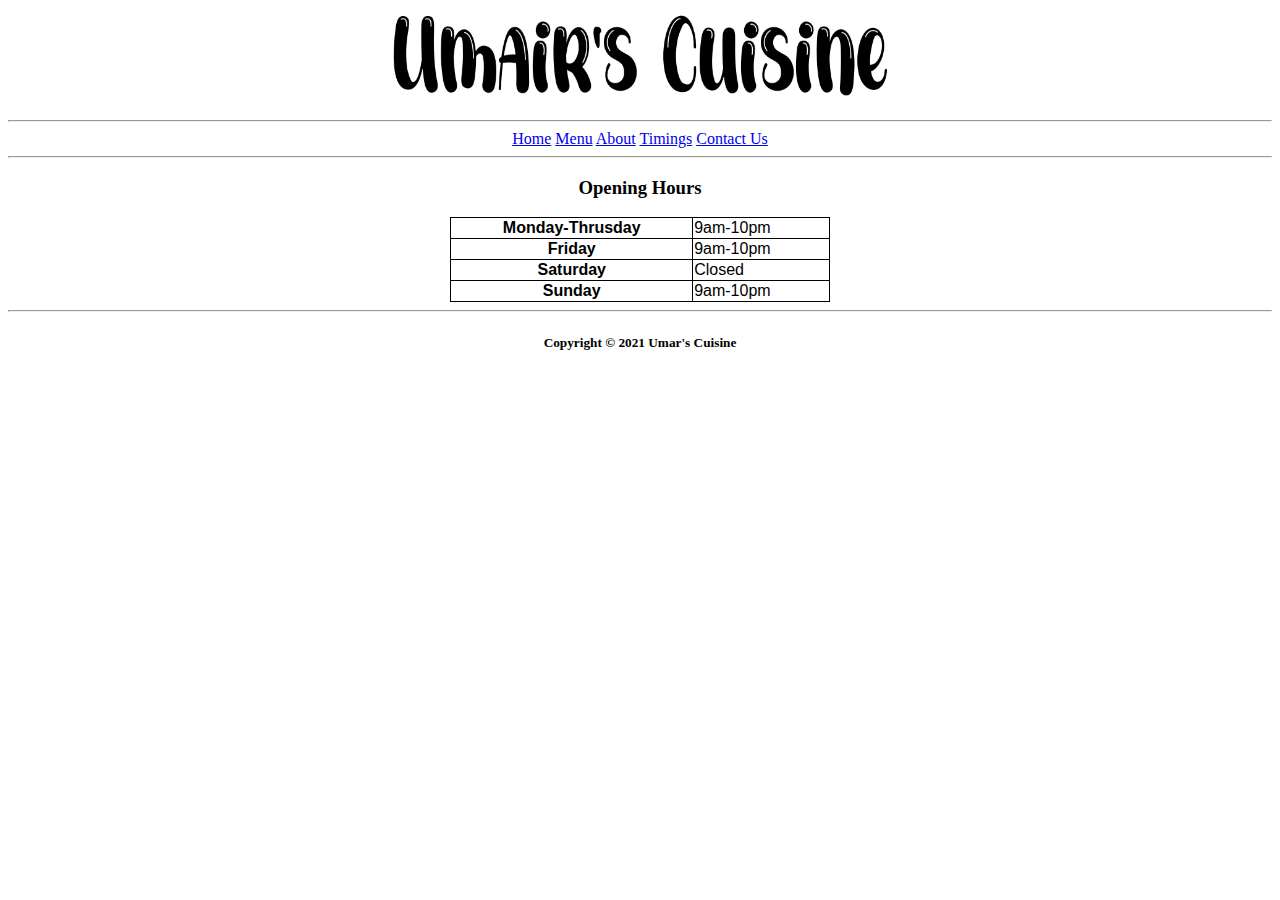
<file: Assignment2/timings.html>
<!DOCTYPE html>
<html lang="en">
<head>
    <meta charset="UTF-8">
    <meta http-equiv="X-UA-Compatible" content="IE=edge">
    <meta name="viewport" content="width=device-width, initial-scale=1.0">
    <title>Timings</title>
    <style>
        table{font-family: Arial, Helvetica, sans-serif;
        border-collapse: collapse;
    width: 30%;
border-color: aqua;
}
td,th{border: 1px solid;}
tr :nth-child(odd) {border-color: black;}
td{text-align: left;}
    </style>
</head>
<body>
    <Center>
        <img src="Heading.png" height="100" width="500" >
        <hr>
        
        <a href="index.html">Home</a>
        <a href="menu.html">Menu</a>
        <a href="about.html">About</a>
        <a href="timings.html"> Timings</a>
        <a href="contact.html"> Contact Us</a> 
        <hr>
        <h3>Opening Hours</h3>
         <table>
            <tr>
                <th>Monday-Thrusday</th>
                <td>9am-10pm</td>
            </tr>
          <tr>
            <th>Friday</th>
            <td>9am-10pm</td>
          </tr>
          <tr>
            <th>Saturday</th>
            <td>Closed</td>
          </tr>
          <tr>
            <th>Sunday</th>
            <td>9am-10pm</td>
          </tr>
        
         </table>
         <hr>
         <h5>Copyright &copy; 2021 Umar's Cuisine</h5>
       
     





    </Center>
</body>
</html>
</file>
<file: Assignment 3/style.css>
#ndiv{margin-left: 4%; 
margin-bottom: 4%;
margin-top: 2%; }

#logo{font-family: Arial, Helvetica, sans-serif; 
 color: black; font-weight: bold; font-size: medium;  display: flex; }

 .navbar{
    text-decoration: none;
   margin-left: 35%;
   padding-top: 1%; }

 .navbar a {text-decoration: none;
text-align: right;
padding: 22px;
color: rgb(117, 113, 113);
font-style: inherit;
font-family: 'poppins';
font-size: 95%;}

.navbar a:hover {text-decoration: underline solid rgb(241, 66, 2);
color: rgb(235, 106, 56);
transition: cubic-bezier(0.77, 0, 0.175, 1);
animation-duration: 1s;
animation-timing-function: cubic-bezier(0.25, 0.46, 0.45, 0.94);}

.navbar a:active{ color: crimson;}

#button{ background-color:rgb(235, 65, 3) ; color: rgb(255, 255, 255);
     border-color: transparent; cursor: pointer;
     outline: none;  height: 29px; width: 120px;
     font-family: 'poppins';  border-radius: 5px; font-weight: lighter; }
      #button:hover{background-color: black;  
        transform: translateY(4px); }


#h1{ color: black; margin-top: 18%; font-family: Arial, Helvetica, sans-serif; font-size: 60px; }

.h4{ align-items: center; color: rgb(117, 113, 113); font-family: 'poppins'; font-weight: lighter; }

#button2{background-color:rgb(235, 65, 3) ; color: rgb(255, 255, 255);
    border-color: transparent; height: 39px; width: 119px;
    font-family: 'poppins';  border-radius: 5px; font-weight: lighter; margin-top: 8%;
     cursor: pointer;
     outline: none; }
     #button2:hover{background-color: black;  
        transform: translateY(4px); }

     #button3{background-color:rgb(0, 0, 0) ; color: rgb(255, 255, 255);
        border-color: transparent; height: 39px; width: 119px;
        font-family: 'poppins';  border-radius: 5px; font-weight: lighter; margin-left: 2%; cursor: pointer;
        outline: none;  margin-top: 8%;}
         #button3:hover{background-color: rgb(235, 65, 3);  
            transform: translateY(4px); }
   
  #h11{color: black; margin-top: 7%;  font-family: 'poppins'; font-size: 40px; 
padding-left: 38% } 

#h42{align-items: center; color: rgb(117, 113, 113); font-family: 'poppins'; font-weight: lighter; }      

.sdiv{width: 350px; height: 350px;  border-style: solid; border-width: thin; 
   border-radius: 6px;
   border-color: rgb(182, 182, 182); margin: 26px; text-align: center; }

   #button4{background-color:rgb(0, 0, 0) ; color: rgb(255, 255, 255);
      border-color: transparent; height: 39px; width: 119px; 
      font-family: 'poppins';  border-radius: 5px; font-weight: lighter; margin-left: 42%; margin-top: 2%;}
       #button4:hover{background-color: rgb(235, 65, 3);  
          transform: translateY(4px);}
    
   .h12{color: black;   font-family: 'poppins'; font-size: 34px; 
      padding-left: 40%;
   margin-top: 5%; line-height: 3%; } 

   .h4{text-align: center; color: rgb(117, 113, 113); font-family: 'poppins'; font-weight: lighter; 
 }

 .h13{color: rgb(0, 0, 0); font-family: 'poppins'; font-weight: normal; }

 .h44{ color: rgb(117, 113, 113); font-family: 'poppins'; font-weight: lighter; }

 .button5{background-color:rgb(0, 0, 0) ; color: rgb(255, 255, 255);
   border-color: transparent; height: 39px; width: 119px;
   font-family: 'poppins'; font-weight: lighter; margin-left: 0%; cursor: pointer;
   outline: none;  border-radius: 5px; margin-top: 2%;}
    .button5:hover{background-color: rgb(235, 65, 3);  
       transform: translateY(4px); }
    
       #h15{color: black;   font-family: 'poppins'; font-weight: normal; 
         padding-left: 42%;
      margin-top: 5%; line-height: 3%;}
#h45{text-align: center; color: rgb(117, 113, 113); font-family: 'poppins'; font-weight: normal; }

#h16{color: black;   font-family: 'poppins'; font-size: 39px; 
   padding-left: 0%;
margin-top: 15%; line-height: 3%;}

.name{  border-color: transparent;  font-family: 'poppins'; font-weight: bold;   width: 290%;
   padding: 1px 1px;
   margin: 1px 0;
   box-sizing: border-box;
   border: none;
   border-bottom: 2px solid rgb(0, 0, 0); }
   #button2{background-color:rgb(235, 65, 3) ; color: rgb(255, 255, 255);
      border-color: transparent; height: 39px; width: 119px;
      font-family: 'poppins';  border-radius: 5px; font-weight: lighter; margin-top: 8%;
       cursor: pointer;
       outline: none; }
       #button2:hover{background-color: black;  
          transform: translateY(4px); }

          #button5{ background-color:rgb(235, 65, 3) ; color: rgb(255, 255, 255);
            border-color: transparent; cursor: pointer;
            outline: none;  height: 29px; width: 120px;
            font-family: 'poppins'; font-weight: lighter; border-radius: 5px; }
             #button5:hover{background-color: black;  
               transform: translateY(4px); }
</file>
<file: Assignment#4/style.css>
/* Navbar */

             #main1{display: flex; position: sticky; }
.navbar{  padding-left: 34%; padding-top: 4%; }
.navbar a {text-decoration: none;  padding: 8px;
font-family: Arial, Helvetica, sans-serif;
font-weight: bold;
color: black; opacity: 0.9; }


.navbar a:hover{padding-bottom: 30px;
    border-bottom-style: solid;
    border-bottom-width: 3.1px;
    width: fit-content; color: rgb(26, 24, 24); font-size: large; transition: 0.1s; }


.navbar a:active{  color: rgb(143, 74, 62);}

                           /* paragraph */

#hr{ margin-top: 0px; color: rgb(26, 23, 23); }
#p{text-align: center;
font-family: Arial, Helvetica, sans-serif;
color: black;
font-size: 40px; font-weight:bold ; word-spacing: 3px; }
#h5{ text-align: center; font-family: Cambria, Georgia, serif; font-weight: lighter; font-size: larger; }
#img{border-radius: 400px; width: 50px;  }
#h4{margin-top: 4%; padding-left: 19px; line-height: 23px; font-family: Arial, Helvetica, sans-serif;  }
.facebook{border-radius: 6px; border-color: rgb(175, 175, 175); margin-left: 0px;
    
      width: 45px; height: 36px; opacity: 1;  }  

.btn{margin-left: 250px; margin-top: 12px; }  
.facebook:hover{box-shadow: 0 12px 16px 0 rgba(0,0,0,0.24),0 17px 50px 0 rgba(194, 32, 32, 0.19); opacity: 0.7; }
.p{ font-family: 'Poppins';font-size: 16px; font-weight: bold;  color: rgb(37, 36, 36); }


.btn2{text-align: center;}

table,tr,th{border: 1px solid;  border-radius: 8px;  border-color: rgb(216, 209, 209); }

.taab img:hover{padding-bottom: 3px;
    
    border-bottom-width: 0.2px;
    width: fit-content; color: rgb(26, 24, 24); transition: 0.1s; box-shadow: 0 12px 16px 0}
    .taab{padding-left: 34%;}
  #span{font-family: 'poppins';  padding-left: 29%; font-size: small; font-weight: bold; }  
  #span span{text-decoration: underline;}
  #sign{padding-left: 28%;
padding-right: 28%;

}
#up{background-color: rgb(255, 255, 255); width: 100%; height: 250px; border-color:solid black; border-top: 7px; border-style: solid;
border-radius: 5px; }
#email{ margin-left: 70px; width: 300px;  height: 35px; font-family: 'poppins'; border-radius: 2px; border-color: black; }


#bbtn{background-color: black;  width: 100px; color:  bisque; height: 41px;  }

#btnh button:hover{background-color: rgb(255, 255, 255);
    font-weight: bolder;
     color: black; font-family: Arial, Helvetica, sans-serif; box-shadow: black 20px; }

     #footer{width: 100%; height: 400px; background-color: black; margin-top: 90px; }

     #foot{   color: white; font-family: Arial, Helvetica, sans-serif;
        padding-left: 9px;
        padding-top: 12px; word-spacing: 9px;  font-weight: boldER; font-size:large; }
        #nav2{text-align: center;}
        #nav2 a{color: white; padding: 12px; font-family:'poppins' ; }

        #copy{font-family: 'poppins'; color: white; text-align: center; font-size: small;     }
</file>
<file: Java Script Assignment #2/style.css>
#h1{font-family: 'poppins';
    color: rgb(46, 44, 44);
    text-align: center;}
    #h3{font-family: 'poppins';
        color: rgb(46, 44, 44);
        text-align: center;}
</file>
<file: Java script4/style.css>
/* Giving padding and margin to the body */
*{padding: 0%;
margin: 0%;}

/* set a default font family for html code */
html{font-family: 'poppins';
background: #c09d9d;}

/* Style h1 text here */
.h1{text-align: center;
padding-top:20% ;}

/* Style h2 text here */
.h2{text-align: center;
padding-top: 225;}
</file>
<file: Task/style.css>
.container {
    background: rgb(240, 255, 240);
    height: 60px;
    display: flex;


}


h1 {
    color: rgb(86, 84, 140);
    font-family: Arial, Helvetica, sans-serif;
    padding-top: 10px;
    padding-left: 2px;
    font-size: 30px;

}

.navbar {
    background: rgb(240, 255, 240);
    padding-left: 500px;
    padding-top: 38px;
}

.navbar a {
    padding: 20px;
    text-decoration: none;
    font-family: Arial, Helvetica, sans-serif;
    font-weight: bolder;
    color: rgb(71, 73, 71);
    transition: all 0.3s ease;
    /* transform: translateY(0); */
}

.navbar a:hover {
    font-family: 'poppins';
    font-size: large;
    color: rgb(179, 170, 170);
    text-decoration: 3px underline;
    transform: translatee(-2px);
}

#btn {
    background-color: rgb(33, 181, 115);
    color: #fff;
    padding: 12px 24px;
    border: none;
    border-radius: 18px;
    box-shadow: 0 4px 6px rgba(0, 0, 0, 0.1);
    cursor: pointer;
    transition: all 0.3s ease;
    transform: translateY(0);
}

#btn:hover {
    background-color: #080808;
    box-shadow: 0 6px 10px rgba(0, 0, 0, 0.3);
    transform: translateY(-2px);
}

#cont {
    background: rgb(240, 255, 240);
    height: 500px;
    display: flex;
}

#are {
    padding-left: 100px;
    padding-top: 80px;
    font-family: 'poppins';
    color: rgb(224, 59, 59);
}

#learn {
    font-size: 60px;
    line-height: 70px;
    font-weight: bolder;
    color: #080808;
    font-family: 'poppins';
    padding-left: 100px;
    margin-top: 1px;
    word-spacing: 4px;

}

#lorem {
    padding-left: 100px;
    font-family: 'poppins';
    color: rgb(99, 96, 96);
    line-height: 30px;
}

.btn2 {
    background-color: rgb(33, 181, 115);
    color: #fff;
    padding: 12px 24px;
    border: none;
    border-radius: 18px;
    box-shadow: 0 4px 6px rgba(0, 0, 0, 0.1);
    cursor: pointer;
    transition: all 0.3s ease;
    transform: translateY(0);
    margin-left: 100px;
}

.btn2:hover {
    background-color: #080808;
    box-shadow: 0 6px 10px rgba(0, 0, 0, 0.3);
    transform: translateY(-2px);
}

#img {
    padding-left: 100px;
    padding-top: 70px;
}


.cimg {
    padding-left: 104px;
    padding-top: 50px;
    width: 80px;
}


.ch3 {
    font-family: 'poppins';
    color: #383737;
    text-align: center;
    font-size: 25px;
    margin: 0%;
    padding-top: 10px;
}

.ch5 {
    font-family: 'poppins';
    text-align: center;
    margin: 0%;
    padding-top: 16px;
}

.card {

    height: 320px;
    margin-top: 40px;
    box-shadow: 0 6px 10px rgba(0, 0, 0, 0.3);
    border-radius: 12px;
    background-color: rgba(255, 255, 255, 0.8);
    margin: 40px;
    width: 300px;
}

.card:hover {

    transform: scale(0.9);
    cursor: pointer;
    padding: 5px;
    box-sizing: border-box;

    box-shadow: 6 1px 5px rgba(235, 8, 8, 0.3);
    /* transition: all 0.3s ease-in-out; */
    transition: all 0.3s ease-in;

    background: rgb(240, 255, 240);
}

.center {
    font-family: 'poppins';
    color: #383737;
    font-size: 35px;
    font-weight: bolder;
    text-align: center;
}


.dimg {
    width: 331px;
    height: 234;
    padding-left: 19px;
    padding-top: 20px;
    border-radius: 20px;
}

.modern {
    font-family: 'poppins';
    color: #383737;
    padding-left: 20px;
    margin: 0%;
    line-height: 40px;

}


.crd {
    background: rgb(255, 246, 246);
    width: 370px;
    height: 483px;
    transition: all 0.3s ease-in-out;
    overflow: hidden;
    border-radius: 20px;
    margin-left: 55px;

}



.crd:hover {


    cursor: pointer;
    transform: scale(0.9);

    box-shadow: 12px 14px 20px rgba(0, 0, 0, 0.3);
    box-sizing: border-box;

    background: rgb(240, 255, 240);
    background: linear-gradient(#4e5353, #1972aa, rgb(87, 168, 84), white);
    transition-duration: 0.3s;



}


#footer{background: rgb(40,37, 49);
    display: flex;
width: 100%;
height: 400px;
margin-top: 110px;}
</file>
<file: Youtube/style.css>
.navbar{text-align: center;
color: rgb(143, 136, 136);
overflow: auto;
}
.navbar a {color: rgb(92, 89, 89);
width: 100%;
padding: 12px;
text-decoration: none;
font-size: 14px;
font-family: Arial, Helvetica, sans-serif;
 
}
.navbar a:hover{color: burlywood;

}

a:active{color: blueviolet;}

a:visited{color: rgb(21, 104, 4);}

.h1{font-family: Arial, Helvetica, sans-serif;
    text-align: center;
    font-size:normal;
    font-weight: lighter;
    padding-bottom: 0%;
   
}
.h5{
font-family: Arial, Helvetica, sans-serif;
font-weight: lighter;
color: rgb(92, 89, 89);
padding-bottom: 0%;
margin-bottom: auto;
line-height: 150%;

}

.div2{margin-left: 9%;
margin-right: 9%;}

#div3{background-color: rgb(252, 252, 252);
    margin-left:11% ;
    margin-right: 10%;
}

.red1{width: 50%;
height: 30px;
background-color: rgb(252, 5, 5);  }

.green2{ width: 50%;
height:30px ;
background-color: rgb(55, 0, 182);}

.main1{display: flex; line-height: 2px; }

#div4{background-color: rgb(252, 252, 252);
    margin-left:11% ;
    margin-right: 10%;
}

.main2{background-color: rgb(252, 252, 252);
    margin-left:11% ;
    margin-right: 10%;
display: flex;}

.main3{background-color: rgb(252, 252, 252);
    margin-left:11% ;
    margin-right: 10%;
display: flex;
}

.main4{background-color: rgb(252, 252, 252);
    margin-left:11% ;
    margin-right: 10%;
display: flex;}
.main5{ background-color: rgb(252, 252, 252);
    margin-left:11% ;
    margin-right: 10%;
    height: 30px;
    background-color:rgb(14, 122, 0)  ; 
    position: relative;
}
</file>
